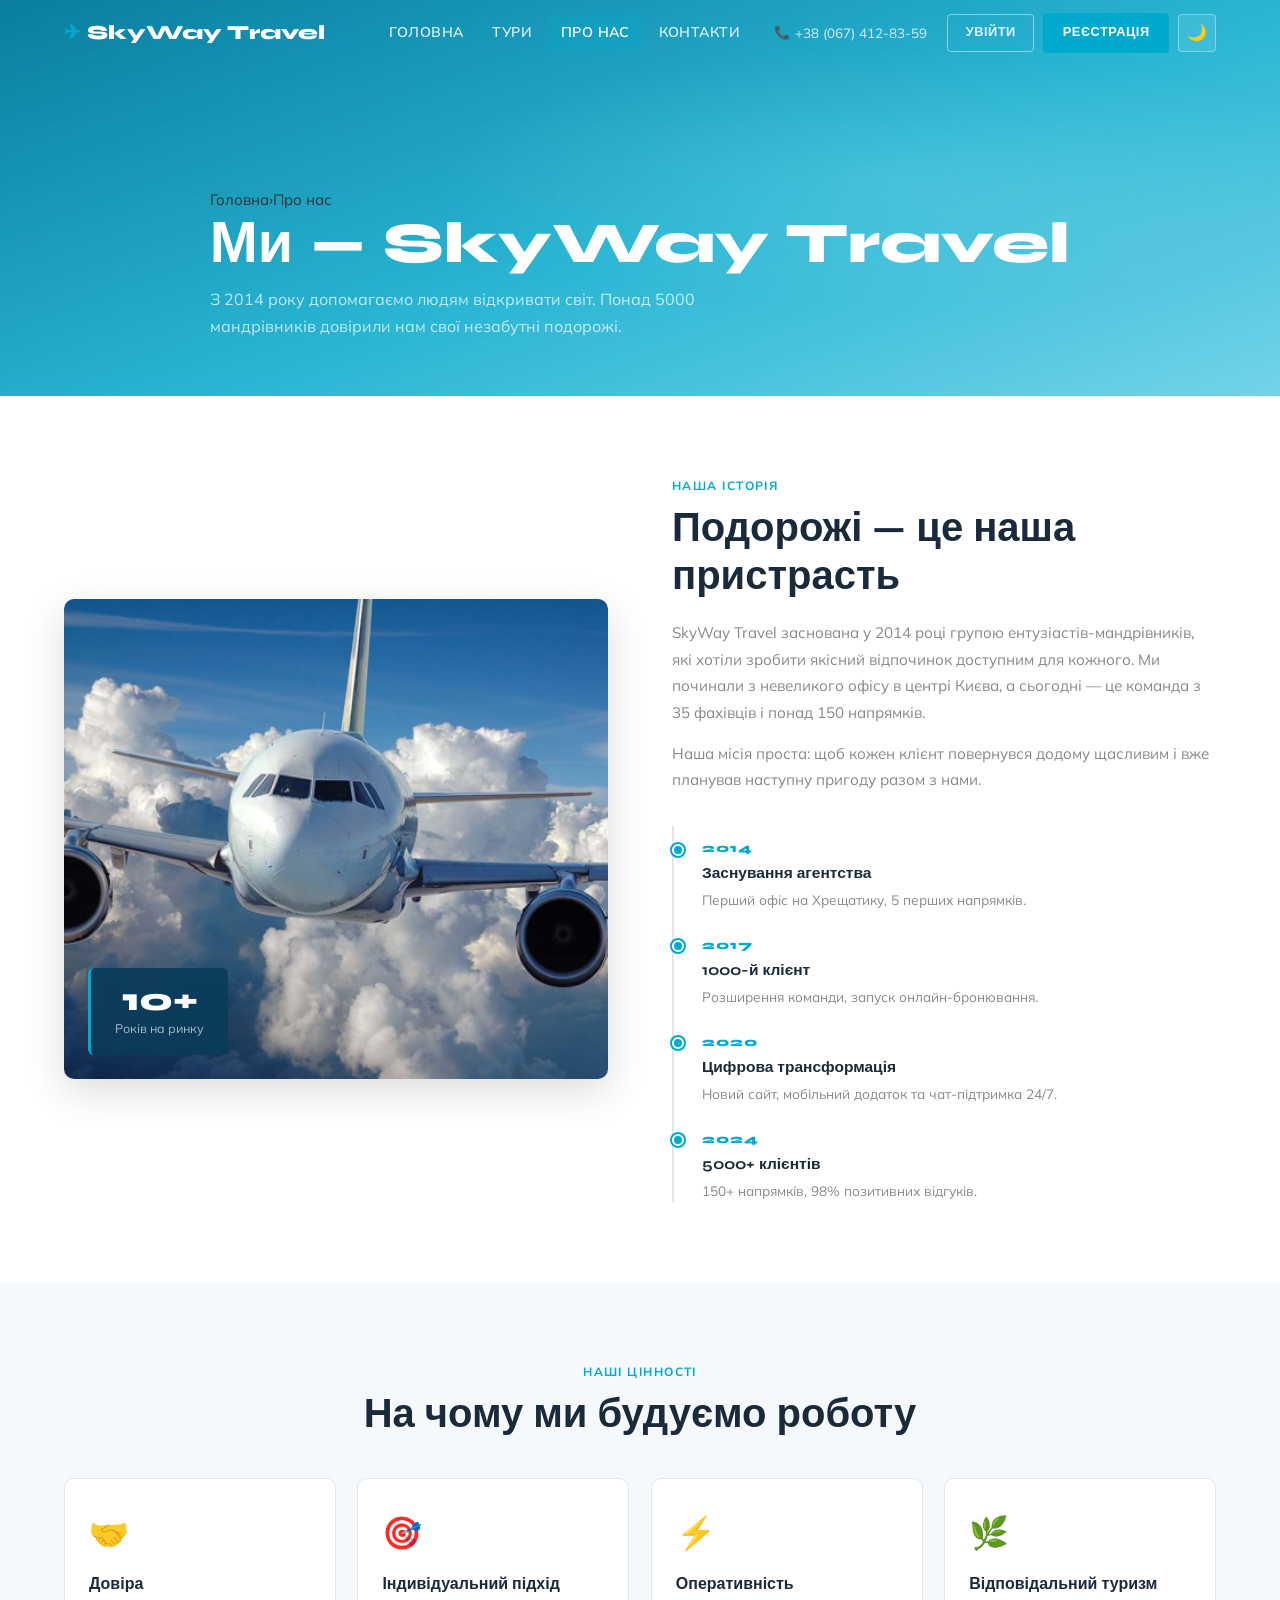
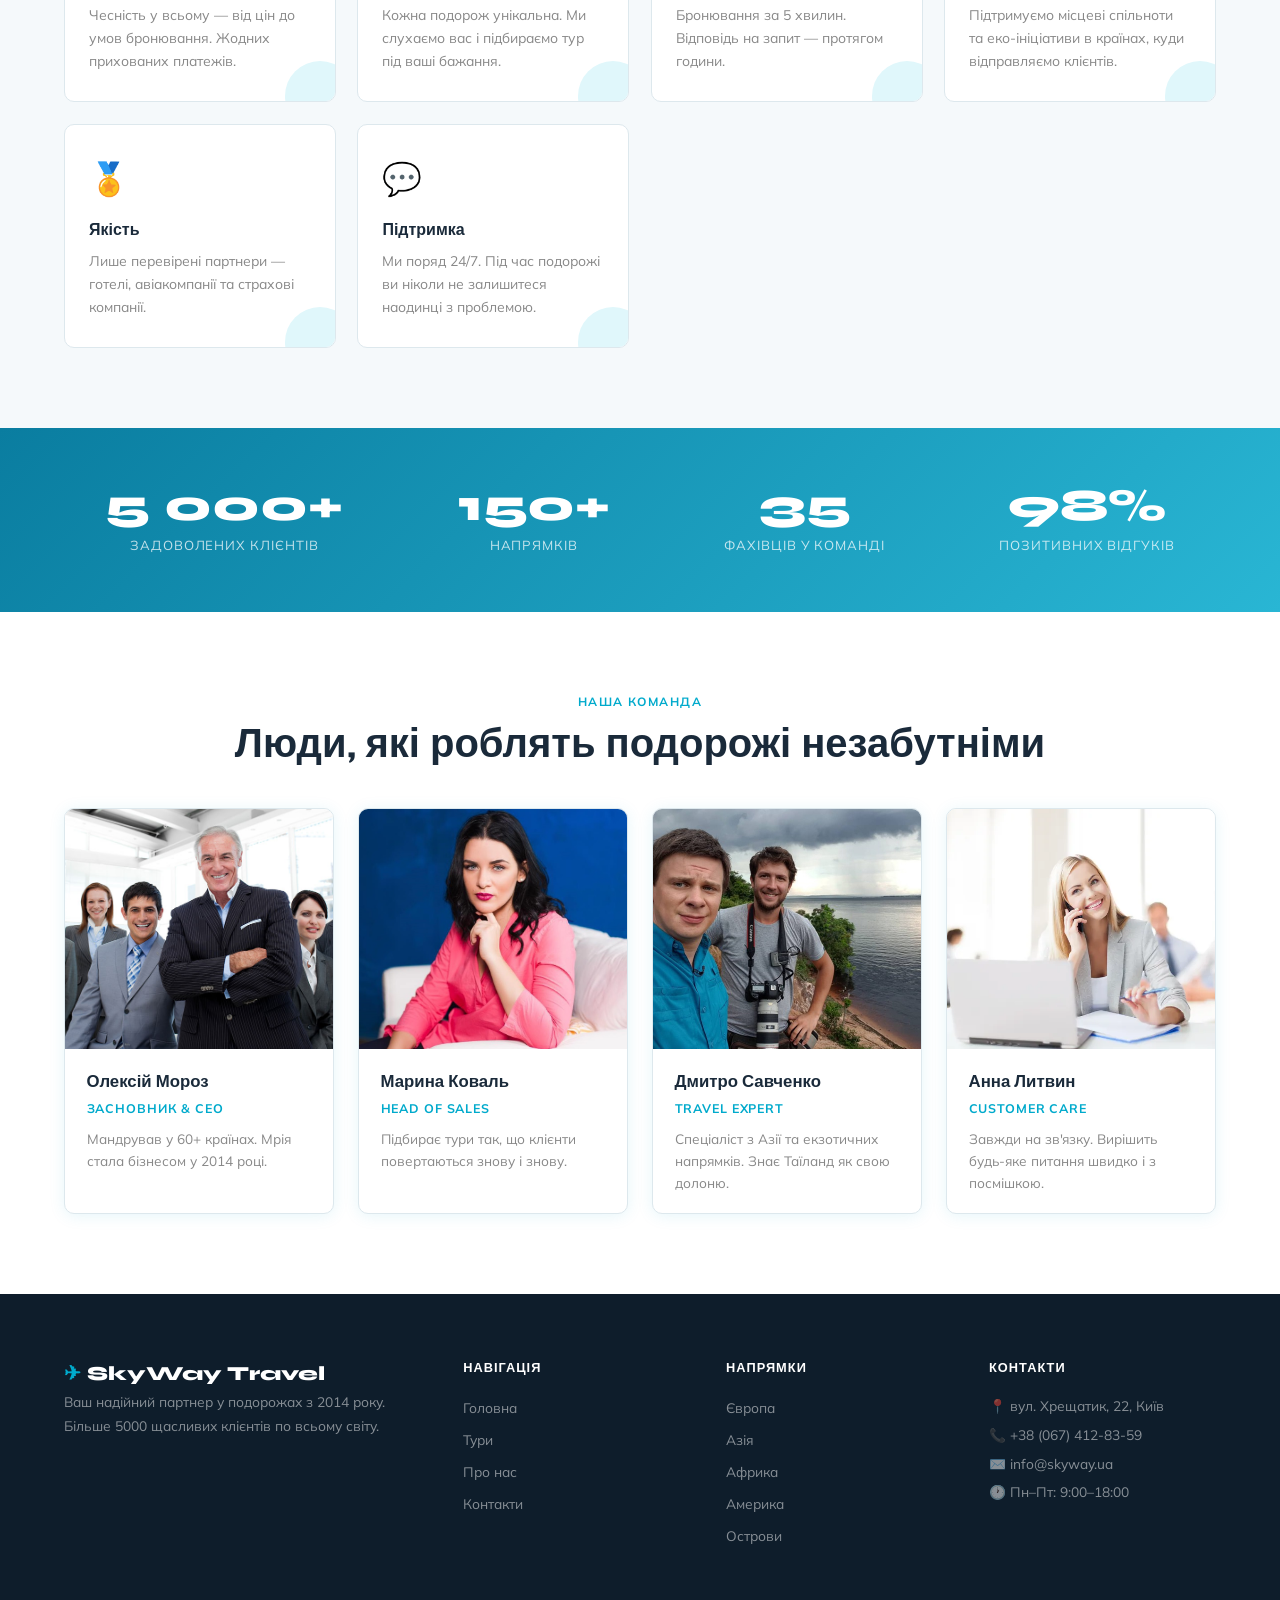
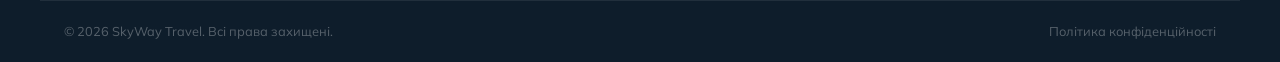
<file: about.html>
<!DOCTYPE html>
<html lang="uk" data-theme="light">
<head>
  <meta charset="UTF-8">
  <meta name="viewport" content="width=device-width, initial-scale=1.0">
  <title>Про нас — SkyWay Travel</title>
  <link rel="preconnect" href="https://fonts.googleapis.com">
  <link href="https://fonts.googleapis.com/css2?family=Syne:wght@400;600;700;800&family=Mulish:wght@300;400;500;600&display=swap" rel="stylesheet">
  <link rel="stylesheet" href="css/style.css">
</head>
<body>

<header class="header" id="header">
  <div class="container">
    <a href="index.html" class="logo"><span class="logo-icon">✈</span> SkyWay Travel</a>
    <nav class="nav" id="nav">
      <a href="index.html">Головна</a>
      <a href="tours.html">Тури</a>
      <a href="about.html" class="active">Про нас</a>
      <a href="contacts.html">Контакти</a>
      <div class="mobile-extras">
        <button class="btn btn-sm login-btn" onclick="openModal('loginModal')">Увійти</button>
        <button class="btn btn-sm btn-primary" onclick="openModal('registerModal')">Реєстрація</button>
      </div>
    </nav>
    <div class="header-phone">+38 (067) 412-83-59</div>
    <div class="header-actions">
      <button class="btn btn-sm login-btn" id="loginBtn">Увійти</button>
      <button class="btn btn-sm btn-primary" id="registerBtn">Реєстрація</button>
      <button class="theme-toggle" id="themeToggle" aria-label="Змінити тему">🌙</button>
    </div>
    <button class="burger" id="burger" aria-label="Меню"><span></span><span></span><span></span></button>
  </div>
</header>


<section class="page-hero">
  <div class="page-hero-dots"></div>
  <div class="page-hero-content container">
    <div class="page-breadcrumb"><a href="index.html">Головна</a><span>›</span><span>Про нас</span></div>
    <h1>Ми — SkyWay Travel</h1>
    <p>З 2014 року допомагаємо людям відкривати світ. Понад 5000 мандрівників довірили нам свої незабутні подорожі.</p>
  </div>
</section>


<section class="sec">
  <div class="container">
    <div class="story-grid">
      <div class="story-img reveal">
        <img src="images/about-story.jpg" alt="Команда SkyWay Travel">
        <div class="story-badge">
          <div class="story-badge-num">10+</div>
          <div class="story-badge-label">Років на ринку</div>
        </div>
      </div>
      <div class="reveal">
        <p class="sec-tag">Наша історія</p>
        <h2 class="sec-title">Подорожі — це наша пристрасть</h2>
        <div class="story-text">
          <p>SkyWay Travel заснована у 2014 році групою ентузіастів-мандрівників, які хотіли зробити якісний відпочинок доступним для кожного. Ми починали з невеликого офісу в центрі Києва, а сьогодні — це команда з 35 фахівців і понад 150 напрямків.</p>
          <p>Наша місія проста: щоб кожен клієнт повернувся додому щасливим і вже планував наступну пригоду разом з нами.</p>
        </div>
        <div class="timeline">
          <div class="timeline-item">
            <div class="timeline-year">2014</div>
            <div class="timeline-title">Заснування агентства</div>
            <div class="timeline-desc">Перший офіс на Хрещатику, 5 перших напрямків.</div>
          </div>
          <div class="timeline-item">
            <div class="timeline-year">2017</div>
            <div class="timeline-title">1000-й клієнт</div>
            <div class="timeline-desc">Розширення команди, запуск онлайн-бронювання.</div>
          </div>
          <div class="timeline-item">
            <div class="timeline-year">2020</div>
            <div class="timeline-title">Цифрова трансформація</div>
            <div class="timeline-desc">Новий сайт, мобільний додаток та чат-підтримка 24/7.</div>
          </div>
          <div class="timeline-item">
            <div class="timeline-year">2024</div>
            <div class="timeline-title">5000+ клієнтів</div>
            <div class="timeline-desc">150+ напрямків, 98% позитивних відгуків.</div>
          </div>
        </div>
      </div>
    </div>
  </div>
</section>


<section class="sec" style="background:var(--bg)">
  <div class="container">
    <div style="text-align:center;margin-bottom:2.5rem" class="reveal">
      <p class="sec-tag">Наші цінності</p>
      <h2 class="sec-title">На чому ми будуємо роботу</h2>
    </div>
    <div class="values-grid">
      <div class="value-card reveal"><div class="value-icon">🤝</div><h3>Довіра</h3><p>Чесність у всьому — від цін до умов бронювання. Жодних прихованих платежів.</p></div>
      <div class="value-card reveal"><div class="value-icon">🎯</div><h3>Індивідуальний підхід</h3><p>Кожна подорож унікальна. Ми слухаємо вас і підбираємо тур під ваші бажання.</p></div>
      <div class="value-card reveal"><div class="value-icon">⚡</div><h3>Оперативність</h3><p>Бронювання за 5 хвилин. Відповідь на запит — протягом години.</p></div>
      <div class="value-card reveal"><div class="value-icon">🌿</div><h3>Відповідальний туризм</h3><p>Підтримуємо місцеві спільноти та еко-ініціативи в країнах, куди відправляємо клієнтів.</p></div>
      <div class="value-card reveal"><div class="value-icon">🏅</div><h3>Якість</h3><p>Лише перевірені партнери — готелі, авіакомпанії та страхові компанії.</p></div>
      <div class="value-card reveal"><div class="value-icon">💬</div><h3>Підтримка</h3><p>Ми поряд 24/7. Під час подорожі ви ніколи не залишитеся наодинці з проблемою.</p></div>
    </div>
  </div>
</section>


<section class="stats-band">
  <div class="container stats-inner">
    <div class="stat-item reveal"><div class="stat-num">5 000+</div><div class="stat-label">Задоволених клієнтів</div></div>
    <div class="stat-item reveal"><div class="stat-num">150+</div><div class="stat-label">Напрямків</div></div>
    <div class="stat-item reveal"><div class="stat-num">35</div><div class="stat-label">Фахівців у команді</div></div>
    <div class="stat-item reveal"><div class="stat-num">98%</div><div class="stat-label">Позитивних відгуків</div></div>
  </div>
</section>


<section class="sec">
  <div class="container">
    <div style="text-align:center;margin-bottom:2.5rem" class="reveal">
      <p class="sec-tag">Наша команда</p>
      <h2 class="sec-title">Люди, які роблять подорожі незабутніми</h2>
    </div>
    <div class="team-grid">
      <div class="team-card reveal">
        <div class="team-photo"><img src="images/team-ceo.jpg" alt="Олексій Мороз"></div>
        <div class="team-info"><div class="team-name">Олексій Мороз</div><div class="team-role">Засновник & CEO</div><div class="team-bio">Мандрував у 60+ країнах. Мрія стала бізнесом у 2014 році.</div></div>
      </div>
      <div class="team-card reveal">
        <div class="team-photo"><img src="images/team-sales.jpg" alt="Марина Коваль"></div>
        <div class="team-info"><div class="team-name">Марина Коваль</div><div class="team-role">Head of Sales</div><div class="team-bio">Підбирає тури так, що клієнти повертаються знову і знову.</div></div>
      </div>
      <div class="team-card reveal">
        <div class="team-photo"><img src="images/team-expert.jpg" alt="Дмитро Савченко"></div>
        <div class="team-info"><div class="team-name">Дмитро Савченко</div><div class="team-role">Travel Expert</div><div class="team-bio">Спеціаліст з Азії та екзотичних напрямків. Знає Таїланд як свою долоню.</div></div>
      </div>
      <div class="team-card reveal">
        <div class="team-photo"><img src="images/team-care.jpg" alt="Анна Литвин"></div>
        <div class="team-info"><div class="team-name">Анна Литвин</div><div class="team-role">Customer Care</div><div class="team-bio">Завжди на зв'язку. Вирішить будь-яке питання швидко і з посмішкою.</div></div>
      </div>
    </div>
  </div>
</section>


<footer class="footer">
  <div class="container footer-inner">
    <div class="footer-col">
      <a href="index.html" class="logo"><span class="logo-icon">✈</span> SkyWay Travel</a>
      <p class="footer-about">Ваш надійний партнер у подорожах з 2014 року. Більше 5000 щасливих клієнтів по всьому світу.</p>
    </div>
    <div class="footer-col"><h4>Навігація</h4><ul><li><a href="index.html">Головна</a></li><li><a href="tours.html">Тури</a></li><li><a href="about.html">Про нас</a></li><li><a href="contacts.html">Контакти</a></li></ul></div>
    <div class="footer-col"><h4>Напрямки</h4><ul><li><a href="#">Європа</a></li><li><a href="#">Азія</a></li><li><a href="#">Африка</a></li><li><a href="#">Америка</a></li><li><a href="#">Острови</a></li></ul></div>
    <div class="footer-col"><h4>Контакти</h4><ul class="footer-contacts"><li>📍 вул. Хрещатик, 22, Київ</li><li>📞 +38 (067) 412-83-59</li><li>✉️ info@skyway.ua</li><li>🕐 Пн–Пт: 9:00–18:00</li></ul></div>
  </div>
  <div class="footer-bottom"><div class="container"><p>© 2026 SkyWay Travel. Всі права захищені.</p><a href="#">Політика конфіденційності</a></div></div>
</footer>

<button class="btn-up" id="btnUp" aria-label="Вгору">↑</button>
<div class="toast" id="toast"></div>

<script src="js/script.js"></script>
</body>
</html>
</file>
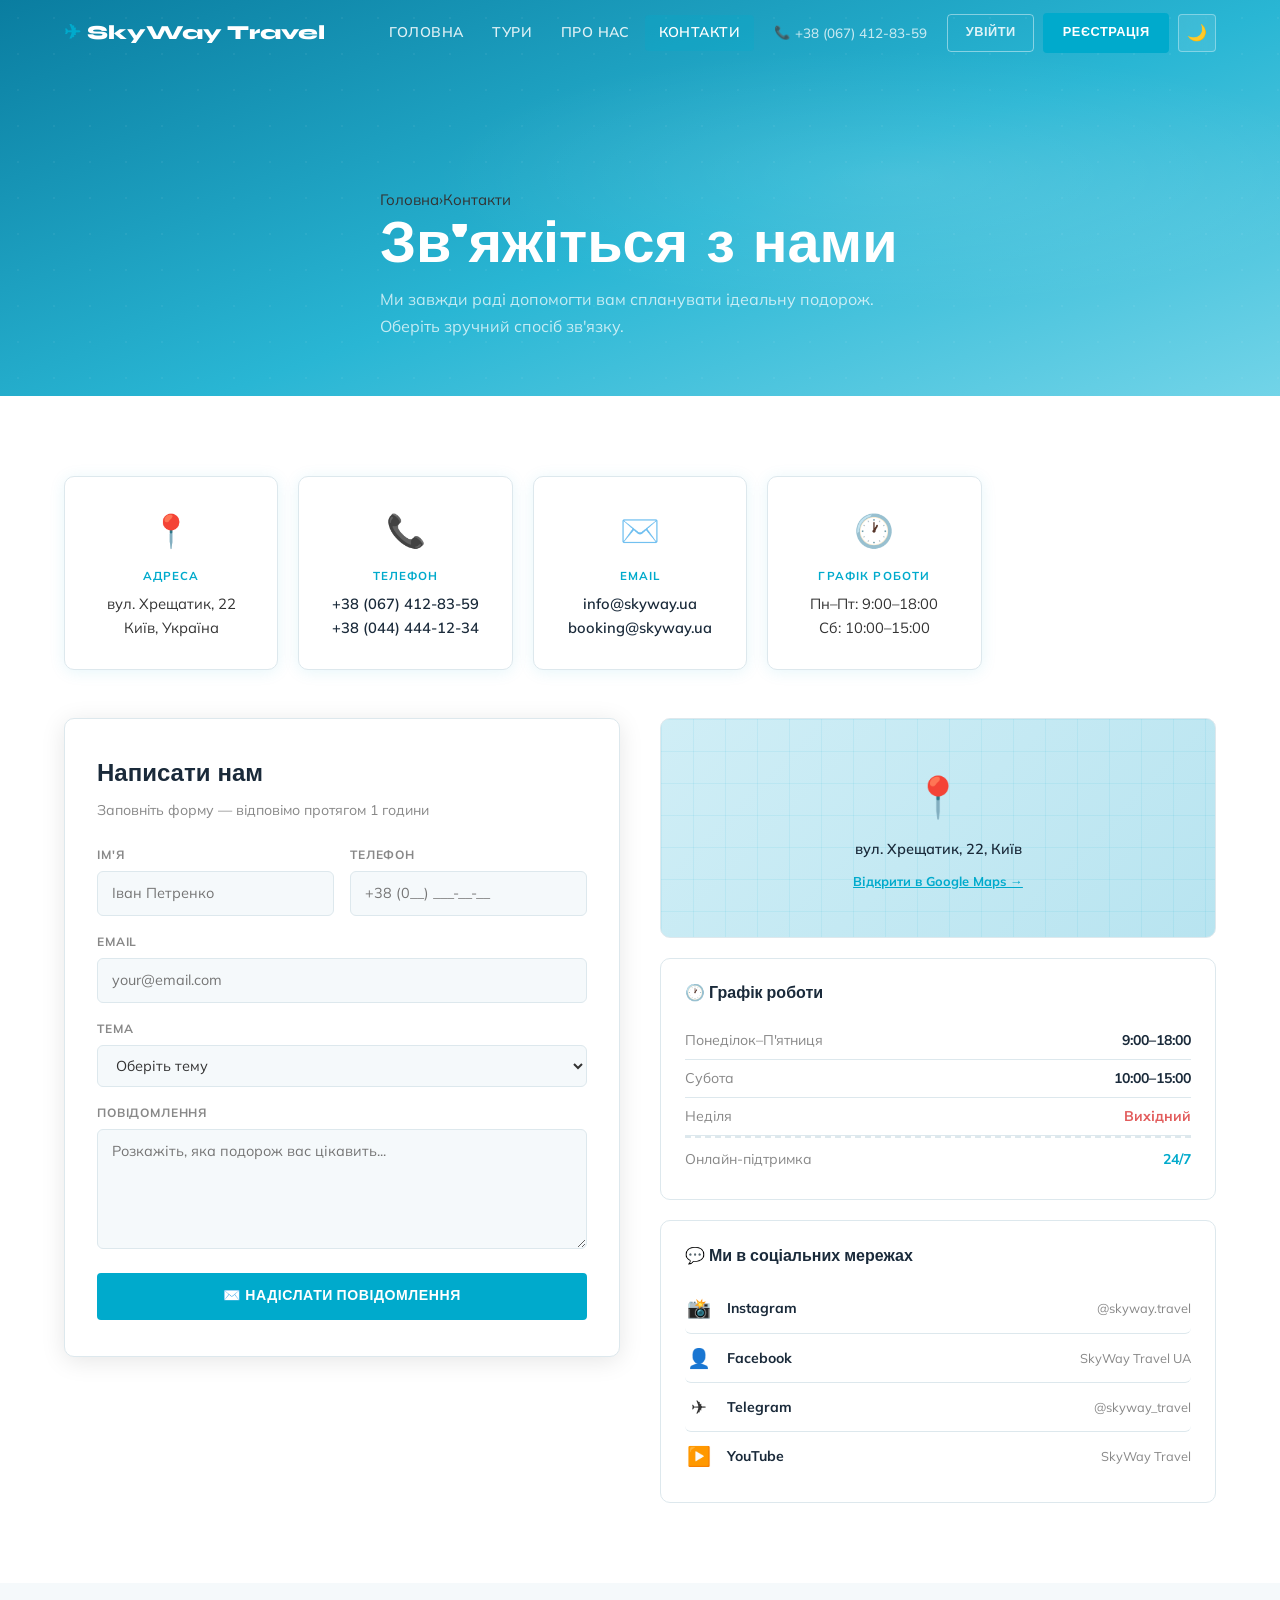
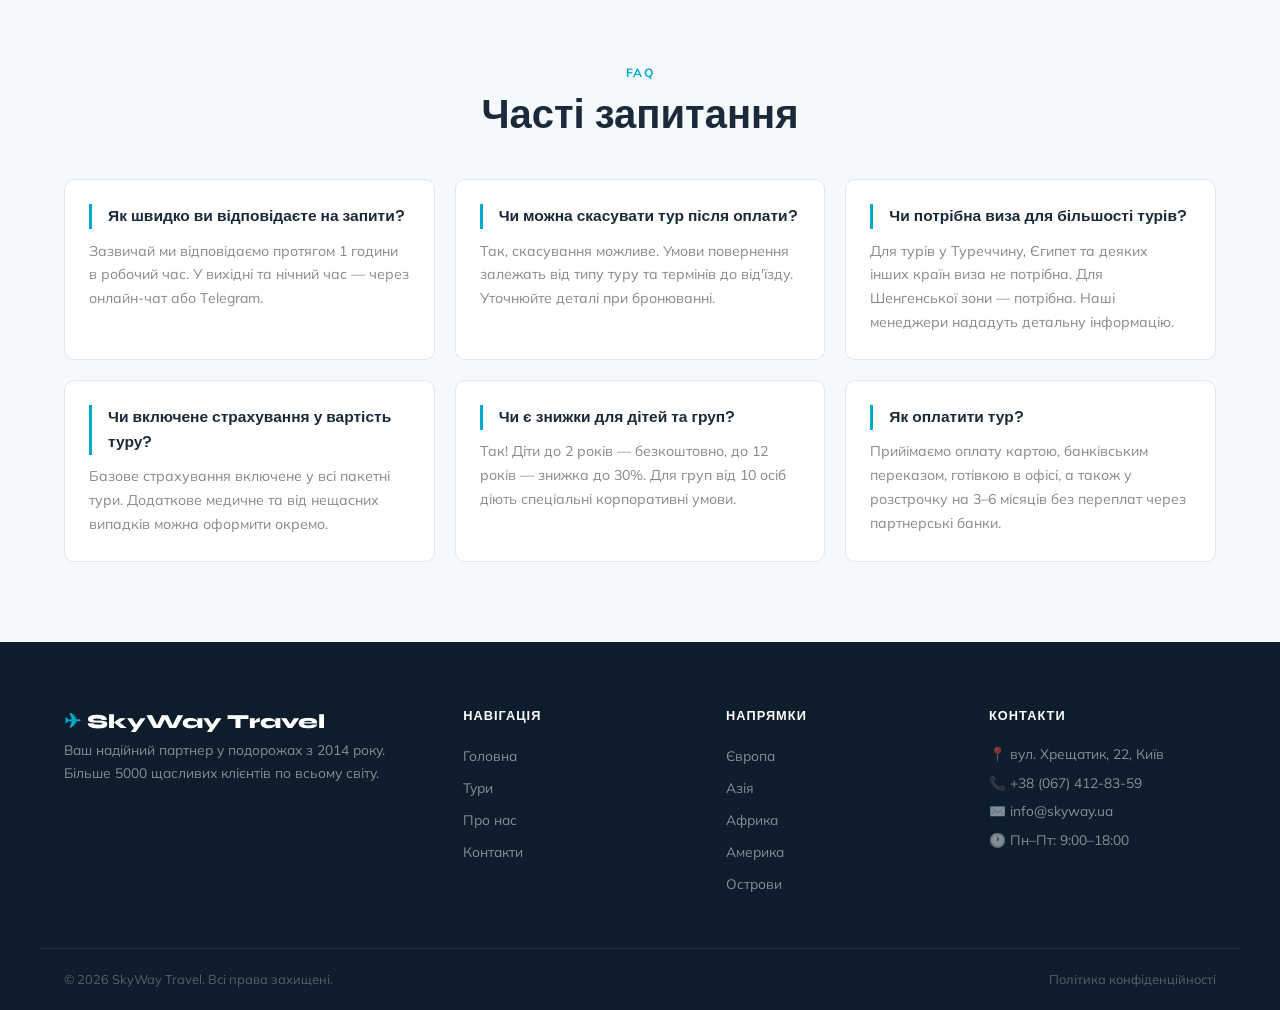
<file: contacts.html>
<!DOCTYPE html>
<html lang="uk" data-theme="light">
<head>
  <meta charset="UTF-8">
  <meta name="viewport" content="width=device-width, initial-scale=1.0">
  <title>Контакти — SkyWay Travel</title>
  <link rel="preconnect" href="https://fonts.googleapis.com">
  <link href="https://fonts.googleapis.com/css2?family=Syne:wght@400;600;700;800&family=Mulish:wght@300;400;500;600&display=swap" rel="stylesheet">
  <link rel="stylesheet" href="css/style.css">
</head>
<body>

<header class="header" id="header">
  <div class="container">
    <a href="index.html" class="logo"><span class="logo-icon">✈</span> SkyWay Travel</a>
    <nav class="nav" id="nav">
      <a href="index.html">Головна</a>
      <a href="tours.html">Тури</a>
      <a href="about.html">Про нас</a>
      <a href="contacts.html" class="active">Контакти</a>
      <div class="mobile-extras">
        <button class="btn btn-sm login-btn" onclick="openModal('loginModal')">Увійти</button>
        <button class="btn btn-sm btn-primary" onclick="openModal('registerModal')">Реєстрація</button>
      </div>
    </nav>
    <div class="header-phone">+38 (067) 412-83-59</div>
    <div class="header-actions">
      <button class="btn btn-sm login-btn" id="loginBtn">Увійти</button>
      <button class="btn btn-sm btn-primary" id="registerBtn">Реєстрація</button>
      <button class="theme-toggle" id="themeToggle" aria-label="Змінити тему">🌙</button>
    </div>
    <button class="burger" id="burger" aria-label="Меню"><span></span><span></span><span></span></button>
  </div>
</header>


<section class="page-hero">
  <div class="page-hero-dots"></div>
  <div class="page-hero-content container">
    <div class="page-breadcrumb"><a href="index.html">Головна</a><span>›</span><span>Контакти</span></div>
    <h1>Зв'яжіться з нами</h1>
    <p>Ми завжди раді допомогти вам спланувати ідеальну подорож. Оберіть зручний спосіб зв'язку.</p>
  </div>
</section>


<section class="sec">
  <div class="container">
    
    <div class="contact-cards">
      <div class="contact-card reveal">
        <div class="cc-icon">📍</div>
        <div class="cc-label">Адреса</div>
        <div class="cc-value">вул. Хрещатик, 22<br>Київ, Україна</div>
      </div>
      <div class="contact-card reveal">
        <div class="cc-icon">📞</div>
        <div class="cc-label">Телефон</div>
        <div class="cc-value"><a href="tel:+380674128359">+38 (067) 412-83-59</a><br><a href="tel:+380444441234">+38 (044) 444-12-34</a></div>
      </div>
      <div class="contact-card reveal">
        <div class="cc-icon">✉️</div>
        <div class="cc-label">Email</div>
        <div class="cc-value"><a href="mailto:info@skyway.ua">info@skyway.ua</a><br><a href="mailto:booking@skyway.ua">booking@skyway.ua</a></div>
      </div>
      <div class="contact-card reveal">
        <div class="cc-icon">🕐</div>
        <div class="cc-label">Графік роботи</div>
        <div class="cc-value">Пн–Пт: 9:00–18:00<br>Сб: 10:00–15:00</div>
      </div>
    </div>

    
    <div class="contacts-main">
      <!-- FORM -->
      <div class="form-wrap reveal">
        <h2 class="form-title">Написати нам</h2>
        <p class="form-sub">Заповніть форму — відповімо протягом 1 години</p>
        <div class="form-row">
          <div class="form-group"><label>Ім'я</label><input type="text" placeholder="Іван Петренко" id="fname"></div>
          <div class="form-group"><label>Телефон</label><input type="tel" placeholder="+38 (0__) ___-__-__" id="fphone"></div>
        </div>
        <div class="form-group"><label>Email</label><input type="email" placeholder="your@email.com" id="femail"></div>
        <div class="form-group">
          <label>Тема</label>
          <select id="ftopic">
            <option value="">Оберіть тему</option>
            <option>Консультація щодо туру</option>
            <option>Бронювання</option>
            <option>Скасування або зміна</option>
            <option>Відгук</option>
            <option>Інше</option>
          </select>
        </div>
        <div class="form-group"><label>Повідомлення</label><textarea placeholder="Розкажіть, яка подорож вас цікавить..." id="fmessage"></textarea></div>
        <button class="btn btn-primary form-submit" id="fsubmit">✉️ Надіслати повідомлення</button>
      </div>

      
      <div class="reveal">
        <div class="map-placeholder">
          <div class="map-pin">📍</div>
          <div class="map-addr">вул. Хрещатик, 22, Київ</div>
          <a href="https://maps.google.com/?q=Khreshchatyk+22+Kyiv" target="_blank" rel="noopener" class="map-link">Відкрити в Google Maps →</a>
        </div>

        <div class="hours-card">
          <h4>🕐 Графік роботи</h4>
          <div class="hours-row"><span class="hours-day">Понеділок–П'ятниця</span><span class="hours-time">9:00–18:00</span></div>
          <div class="hours-row"><span class="hours-day">Субота</span><span class="hours-time">10:00–15:00</span></div>
          <div class="hours-row"><span class="hours-day">Неділя</span><span class="hours-closed">Вихідний</span></div>
          <div class="hours-row" style="padding-top:.65rem;border-top:2px dashed var(--border)"><span class="hours-day">Онлайн-підтримка</span><span class="hours-time" style="color:var(--sky)">24/7</span></div>
        </div>

        <div class="social-card">
          <h4>💬 Ми в соціальних мережах</h4>
          <a href="https://instagram.com" target="_blank" rel="noopener" class="social-row"><span class="social-icon">📸</span><span class="social-name">Instagram</span><span class="social-handle">@skyway.travel</span></a>
          <a href="https://facebook.com" target="_blank" rel="noopener" class="social-row"><span class="social-icon">👤</span><span class="social-name">Facebook</span><span class="social-handle">SkyWay Travel UA</span></a>
          <a href="https://t.me/skyway" target="_blank" rel="noopener" class="social-row"><span class="social-icon">✈</span><span class="social-name">Telegram</span><span class="social-handle">@skyway_travel</span></a>
          <a href="https://youtube.com" target="_blank" rel="noopener" class="social-row"><span class="social-icon">▶️</span><span class="social-name">YouTube</span><span class="social-handle">SkyWay Travel</span></a>
        </div>
      </div>
    </div>
  </div>
</section>


<section class="sec faq-sec">
  <div class="container">
    <div style="text-align:center;margin-bottom:2.5rem" class="reveal">
      <p class="sec-tag">FAQ</p>
      <h2 class="sec-title">Часті запитання</h2>
    </div>
    <div class="faq-grid">
      <div class="faq-item reveal">
        <div class="faq-q">Як швидко ви відповідаєте на запити?</div>
        <div class="faq-a">Зазвичай ми відповідаємо протягом 1 години в робочий час. У вихідні та нічний час — через онлайн-чат або Telegram.</div>
      </div>
      <div class="faq-item reveal">
        <div class="faq-q">Чи можна скасувати тур після оплати?</div>
        <div class="faq-a">Так, скасування можливе. Умови повернення залежать від типу туру та термінів до від'їзду. Уточнюйте деталі при бронюванні.</div>
      </div>
      <div class="faq-item reveal">
        <div class="faq-q">Чи потрібна виза для більшості турів?</div>
        <div class="faq-a">Для турів у Туреччину, Єгипет та деяких інших країн виза не потрібна. Для Шенгенської зони — потрібна. Наші менеджери нададуть детальну інформацію.</div>
      </div>
      <div class="faq-item reveal">
        <div class="faq-q">Чи включене страхування у вартість туру?</div>
        <div class="faq-a">Базове страхування включене у всі пакетні тури. Додаткове медичне та від нещасних випадків можна оформити окремо.</div>
      </div>
      <div class="faq-item reveal">
        <div class="faq-q">Чи є знижки для дітей та груп?</div>
        <div class="faq-a">Так! Діти до 2 років — безкоштовно, до 12 років — знижка до 30%. Для груп від 10 осіб діють спеціальні корпоративні умови.</div>
      </div>
      <div class="faq-item reveal">
        <div class="faq-q">Як оплатити тур?</div>
        <div class="faq-a">Прийімаємо оплату картою, банківським переказом, готівкою в офісі, а також у розстрочку на 3–6 місяців без переплат через партнерські банки.</div>
      </div>
    </div>
  </div>
</section>


<footer class="footer">
  <div class="container footer-inner">
    <div class="footer-col">
      <a href="index.html" class="logo"><span class="logo-icon">✈</span> SkyWay Travel</a>
      <p class="footer-about">Ваш надійний партнер у подорожах з 2014 року. Більше 5000 щасливих клієнтів по всьому світу.</p>
    </div>
    <div class="footer-col"><h4>Навігація</h4><ul><li><a href="index.html">Головна</a></li><li><a href="tours.html">Тури</a></li><li><a href="about.html">Про нас</a></li><li><a href="contacts.html">Контакти</a></li></ul></div>
    <div class="footer-col"><h4>Напрямки</h4><ul><li><a href="#">Європа</a></li><li><a href="#">Азія</a></li><li><a href="#">Африка</a></li><li><a href="#">Америка</a></li><li><a href="#">Острови</a></li></ul></div>
    <div class="footer-col"><h4>Контакти</h4><ul class="footer-contacts"><li>📍 вул. Хрещатик, 22, Київ</li><li>📞 +38 (067) 412-83-59</li><li>✉️ info@skyway.ua</li><li>🕐 Пн–Пт: 9:00–18:00</li></ul></div>
  </div>
  <div class="footer-bottom"><div class="container"><p>© 2026 SkyWay Travel. Всі права захищені.</p><a href="#">Політика конфіденційності</a></div></div>
</footer>

<button class="btn-up" id="btnUp" aria-label="Вгору">↑</button>
<div class="toast" id="toast"></div>
<script src="js/script.js"></script>
</body>
</html>
</file>
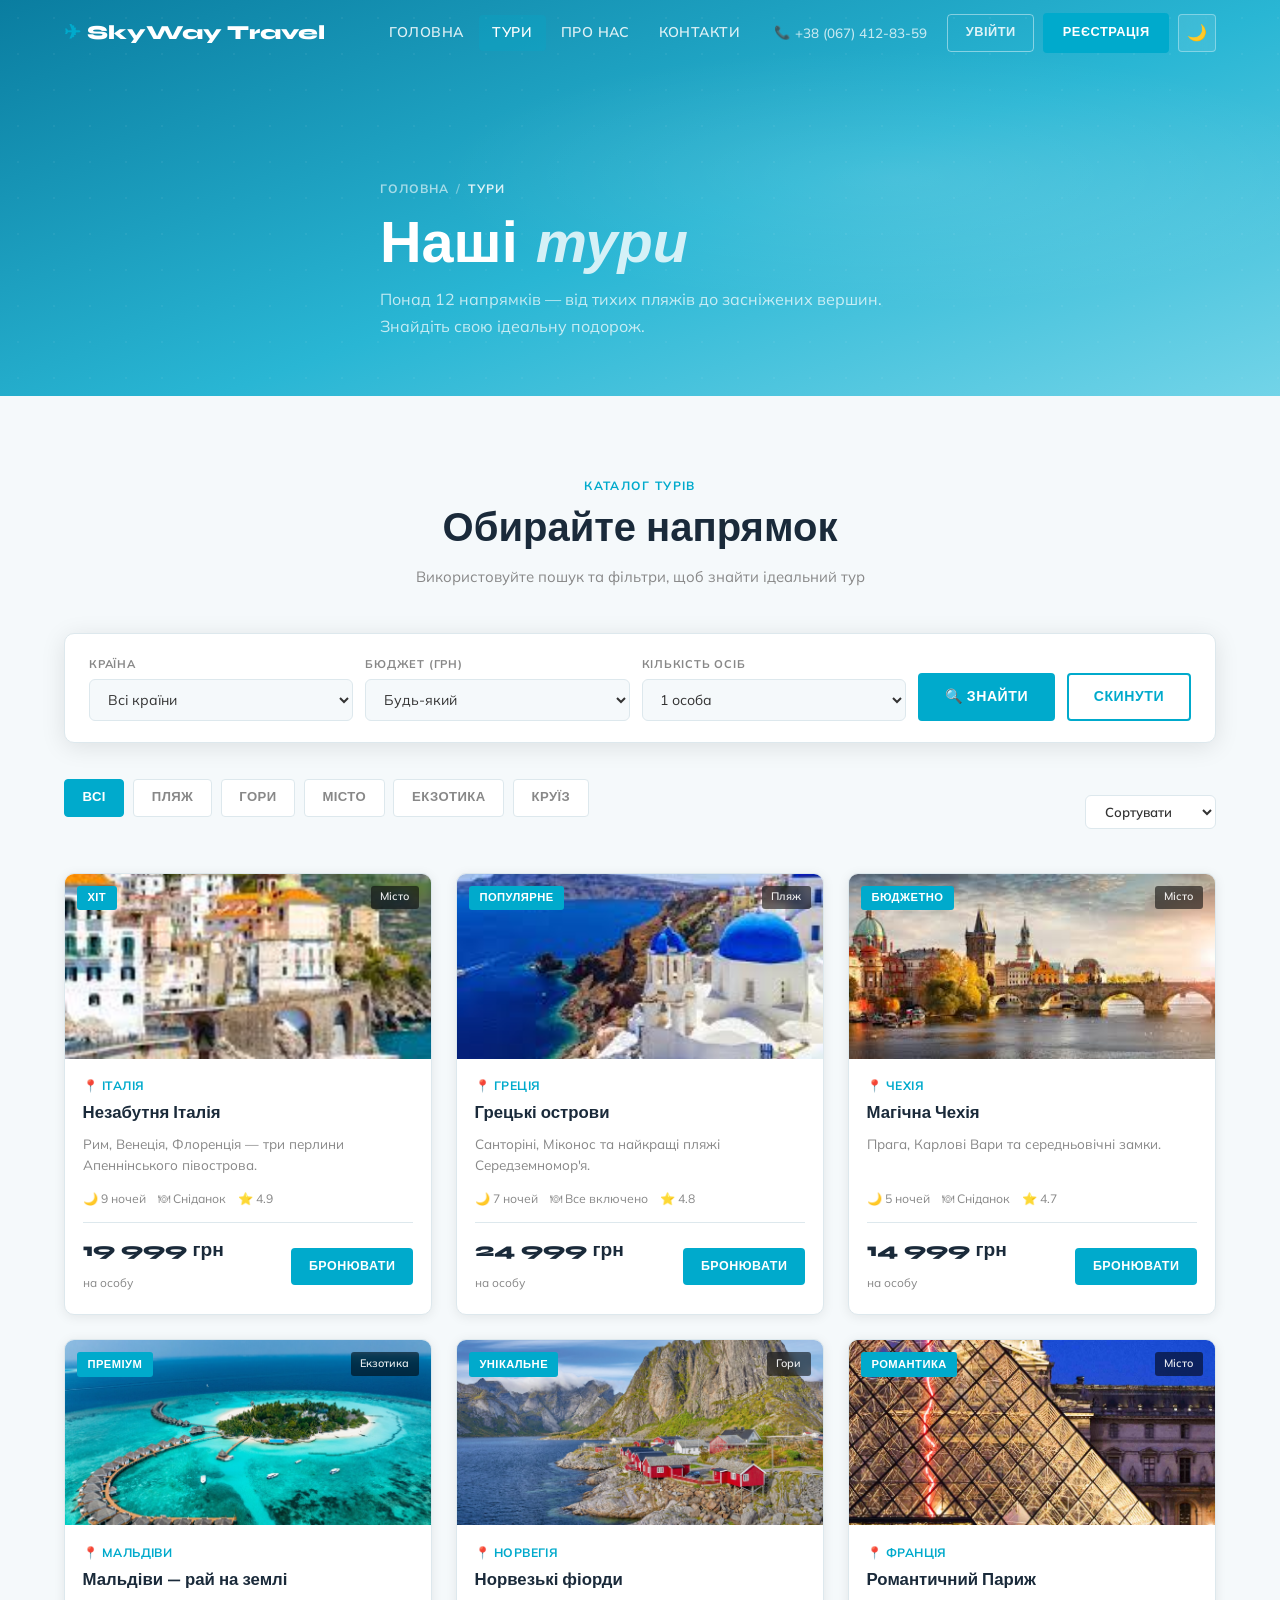
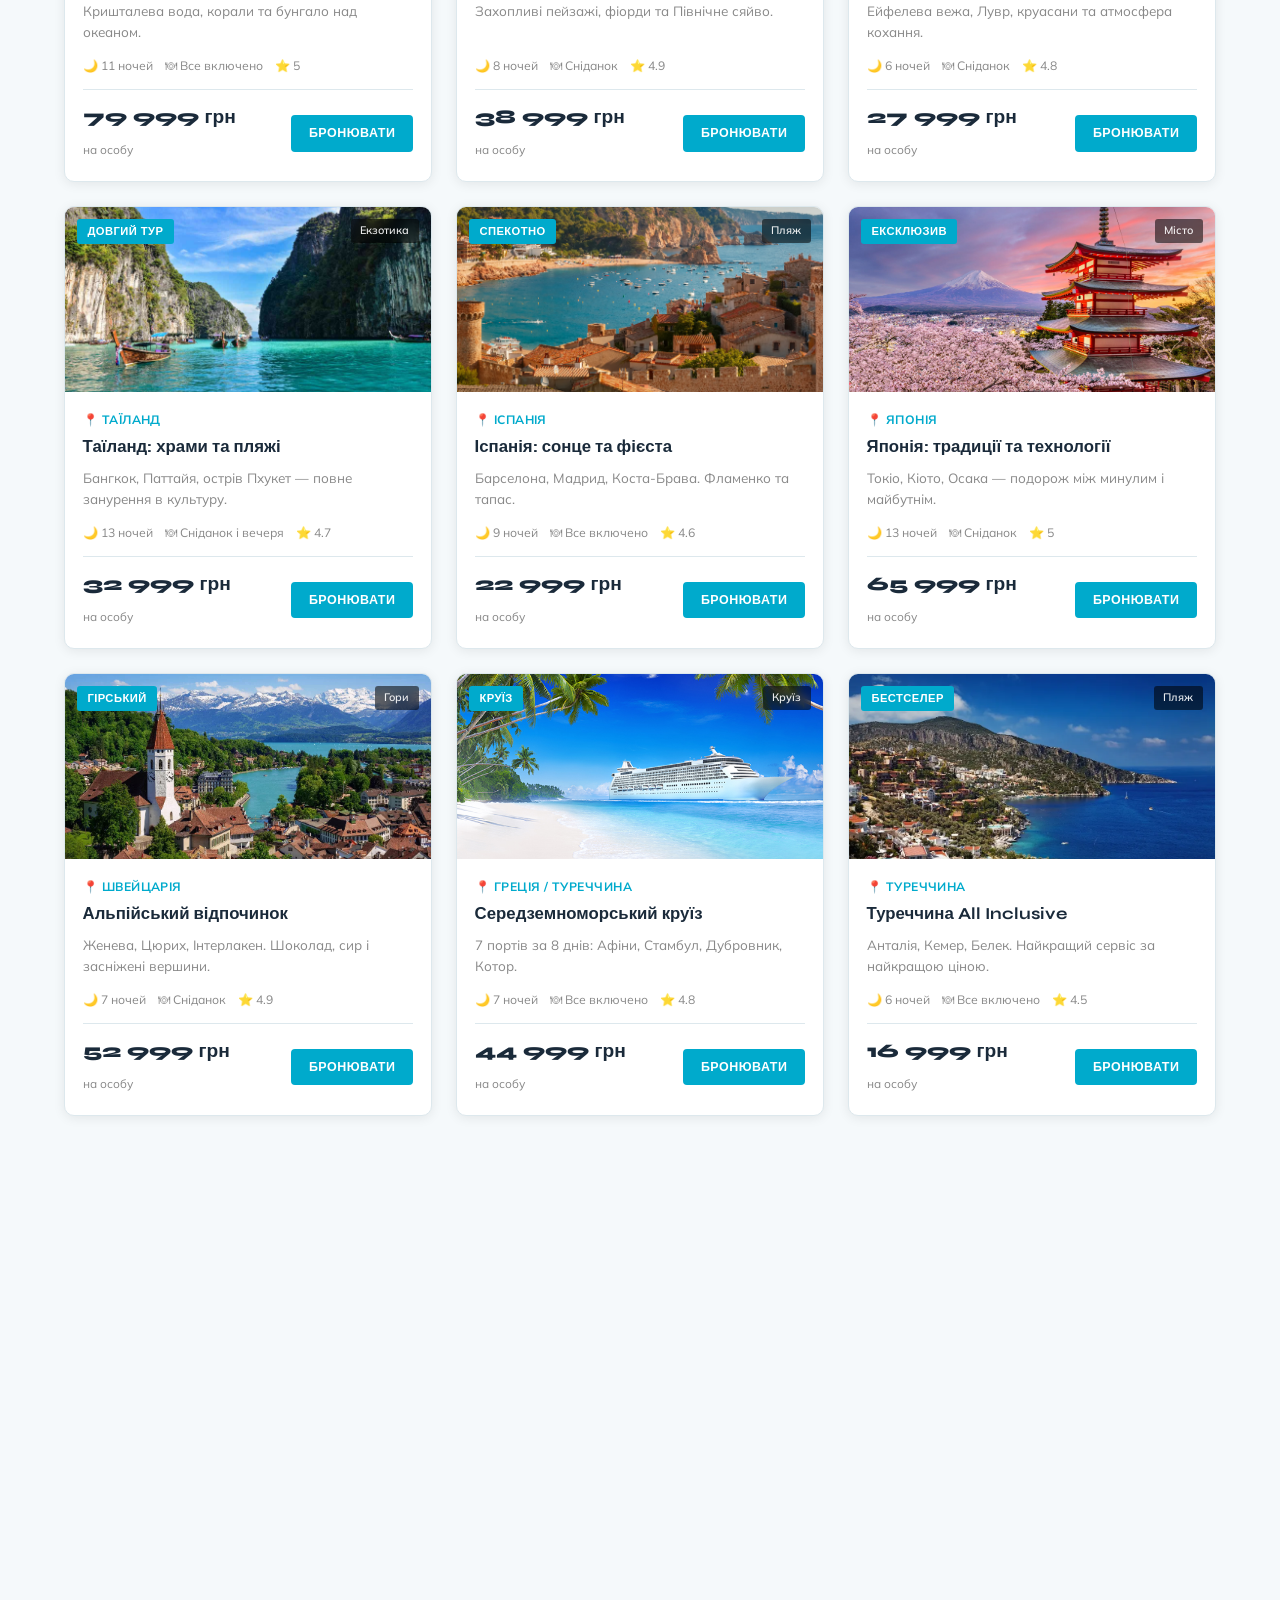
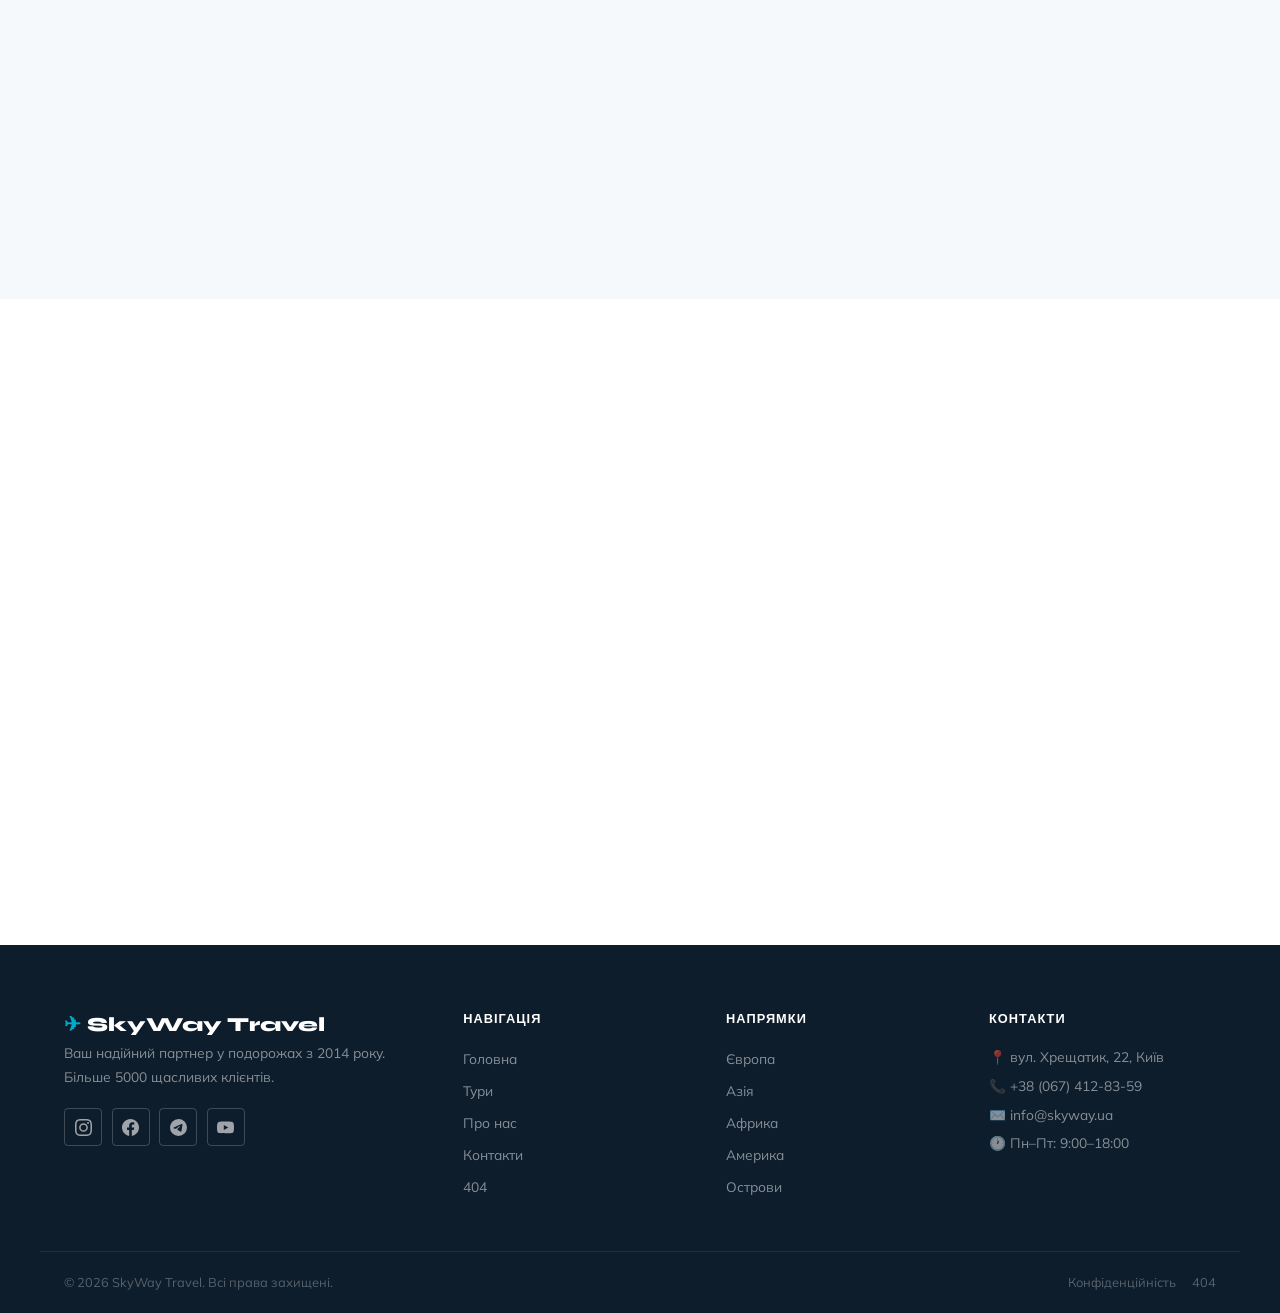
<file: tours.html>
<!DOCTYPE html>
<html lang="uk">
<head>
  <meta charset="UTF-8">
  <meta http-equiv="X-UA-Compatible" content="IE=edge">
  <meta name="viewport" content="width=device-width, initial-scale=1.0">
  <title>SkyWay Travel — Наші тури та послуги</title>
  <meta name="description" content="Каталог турів SkyWay Travel. Пляжний відпочинок, гірські тури, міські екскурсії та екзотичні напрямки по всьому світу.">
  <link rel="icon" type="image/png" href="data:image/svg+xml,<svg xmlns='http://www.w3.org/2000/svg' viewBox='0 0 100 100'><text y='.9em' font-size='90'>✈</text></svg>">
  <link rel="preconnect" href="https://fonts.googleapis.com">
  <link rel="preconnect" href="https://fonts.gstatic.com" crossorigin>
  <link href="https://fonts.googleapis.com/css2?family=Syne:wght@400;600;700;800&family=Mulish:wght@300;400;500;600&display=swap" rel="stylesheet">
  <link rel="stylesheet" href="css/style.css">
</head>
<body>


<header class="header" id="header">
  <div class="container">
    <a href="index.html" class="logo"><span class="logo-icon">✈</span> SkyWay Travel</a>
    <nav class="nav" id="nav">
      <a href="index.html">Головна</a>
      <a href="tours.html" class="active">Тури</a>
      <a href="about.html">Про нас</a>
      <a href="contacts.html">Контакти</a>
      <div class="mobile-extras">
        <button class="btn btn-sm login-btn" onclick="openModal('loginModal')">Увійти</button>
        <button class="btn btn-sm btn-primary" onclick="openModal('registerModal')">Реєстрація</button>
      </div>
    </nav>
    <div class="header-phone">+38 (067) 412-83-59</div>
    <div class="header-actions">
      <button class="btn btn-sm login-btn" id="loginBtn">Увійти</button>
      <button class="btn btn-sm btn-primary" id="registerBtn">Реєстрація</button>
      <button class="theme-toggle" id="themeToggle" aria-label="Змінити тему">🌙</button>
    </div>
    <button class="burger" id="burger" aria-label="Меню"><span></span><span></span><span></span></button>
  </div>
</header>


<section class="page-hero">
  <div class="hero-dots page-hero-dots"></div>
  <div class="container page-hero-content">
    <div class="breadcrumb">
      <a href="index.html">Головна</a>
      <span>/</span>
      <span style="color:rgba(255,255,255,.85)">Тури</span>
    </div>
    <h1>Наші <em>тури</em></h1>
    <p>Понад 12 напрямків — від тихих пляжів до засніжених вершин. Знайдіть свою ідеальну подорож.</p>
  </div>
</section>


<section class="tours-body" id="tours">
  <div class="container">
    <div class="sec-head reveal">
      <p class="sec-tag">Каталог турів</p>
      <h2 class="sec-title">Обирайте напрямок</h2>
      <p class="sec-sub">Використовуйте пошук та фільтри, щоб знайти ідеальний тур</p>
    </div>

    
    <div class="search-inline reveal">
      <div class="si-group">
        <label>Країна</label>
        <select id="sCountry">
          <option value="">Всі країни</option>
          <option>Італія</option><option>Греція</option><option>Чехія</option>
          <option>Мальдіви</option><option>Норвегія</option><option>Франція</option>
          <option>Таїланд</option><option>Іспанія</option><option>Японія</option>
          <option>Швейцарія</option><option>Туреччина</option>
        </select>
      </div>
      <div class="si-group">
        <label>Бюджет (грн)</label>
        <select id="sBudget">
          <option value="">Будь-який</option>
          <option value="20000">до 20 000</option>
          <option value="35000">до 35 000</option>
          <option value="55000">до 55 000</option>
          <option value="999999">понад 55 000</option>
        </select>
      </div>
      <div class="si-group">
        <label>Кількість осіб</label>
        <select id="sPersons">
          <option>1 особа</option><option>2 особи</option>
          <option>3 особи</option><option>4+ особи</option>
        </select>
      </div>
      <button class="btn btn-primary" id="searchBtn" style="align-self:flex-end">🔍 Знайти</button>
      <button class="btn btn-outline" id="resetBtn" style="align-self:flex-end">Скинути</button>
    </div>

    
    <div class="filter-sort-row reveal">
      <div class="filter-bar" id="filterBar">
        <button class="filter-btn active" data-cat="all">Всі</button>
        <button class="filter-btn" data-cat="Пляж"> Пляж</button>
        <button class="filter-btn" data-cat="Гори"> Гори</button>
        <button class="filter-btn" data-cat="Місто"> Місто</button>
        <button class="filter-btn" data-cat="Екзотика"> Екзотика</button>
        <button class="filter-btn" data-cat="Круїз"> Круїз</button>
      </div>
      <select class="sort-sel" id="sortSel">
        <option value="default">Сортувати</option>
        <option value="price-asc">Ціна ↑</option>
        <option value="price-desc">Ціна ↓</option>
        <option value="name-asc">Назва А→Я</option>
        <option value="rating-desc">Рейтинг ↓</option>
        <option value="duration-asc">Тривалість ↑</option>
      </select>
    </div>

    <div class="tours-grid" id="toursGrid"></div>
    <div class="no-results" id="noRes">😔 За вашими фільтрами турів не знайдено</div>
    <div class="tours-cta reveal">
      <p id="tourCount" style="color:var(--text-muted);font-size:.9rem;margin-bottom:1rem"></p>
    </div>
  </div>
</section>


<section class="features-body">
  <div class="container">
    <div class="feat-inner">
      <div class="feat-text reveal">
        <p class="sec-tag">Наші переваги</p>
        <h2 class="sec-title">Чому понад 5000 клієнтів обирають SkyWay</h2>
        <p class="feat-lead">Ми не просто продаємо путівки — ми створюємо досвід. Кожен тур розроблений так, щоб ви поверталися додому зі спогадами на все життя.</p>
        <ul class="feat-list">
          <li>Власна мережа партнерів у 40+ країнах світу</li>
          <li>Персональний менеджер для кожного клієнта</li>
          <li>Повне страхування та підтримка 24/7 під час подорожі</li>
          <li>Гнучка система оплати та розстрочки</li>
          <li>Бонусна програма для постійних клієнтів</li>
        </ul>
        <button class="btn btn-primary" onclick="openModal('registerModal')">Стати клієнтом</button>
      </div>
      <div class="feat-img-wrap reveal">
        <img src="images/about-bus.jpg" alt="Туристичний автобус SkyWay Travel — комфортні поїздки по Європі" loading="lazy" onerror="this.src='images/placeholder.jpg'">
        <div class="feat-img-badge">
          <strong>10+ років</strong>
          <span>на ринку туризму</span>
        </div>
      </div>
    </div>
  </div>
</section>


<section class="sec" style="padding-top:0">
  <div class="container">
    <div class="feat-cards-grid">
      <div class="feat-card reveal"><div class="feat-icon">📸</div><h3>Фотографія</h3><p>Фотографічні тури та майстер-класи з пейзажної зйомки у найкрасивіших куточках світу.</p></div>
      <div class="feat-card reveal"><div class="feat-icon">🚴</div><h3>Велосипедні тури</h3><p>Маршрути для активних мандрівників: від рівнинної Голландії до гірського Відня.</p></div>
      <div class="feat-card reveal"><div class="feat-icon">🥾</div><h3>Пішохідні маршрути</h3><p>Треккінг у Альпах, Карпатах, Гімалаях. Маршрути для будь-якого рівня підготовки.</p></div>
      <div class="feat-card reveal"><div class="feat-icon">⛷️</div><h3>Гірські лижі</h3><p>Зимові тури на найкращі гірськолижні курорти Австрії, Швейцарії та Франції.</p></div>
    </div>
  </div>
</section>


<section class="services-body">
  <div class="container">
    <div class="sec-head reveal">
      <p class="sec-tag">Додаткові послуги</p>
      <h2 class="sec-title">Ще більше можливостей для відпочинку</h2>
      <p class="sec-sub">Розширте свою подорож додатковими активностями та послугами від SkyWay Travel</p>
    </div>
    <div class="svc-grid" id="servicesGrid"></div>
  </div>
</section>


<footer class="footer">
  <div class="container footer-inner">
    <div class="footer-col">
      <a href="index.html" class="logo"><span class="logo-icon">✈</span> SkyWay Travel</a>
      <p class="footer-about">Ваш надійний партнер у подорожах з 2014 року. Більше 5000 щасливих клієнтів.</p>
      <div class="social-links">
        <a href="https://instagram.com" target="_blank" rel="noopener noreferrer" class="social-link" aria-label="Instagram"><svg viewBox="0 0 24 24"><path d="M12 2.163c3.204 0 3.584.012 4.85.07 3.252.148 4.771 1.691 4.919 4.919.058 1.265.069 1.645.069 4.849 0 3.205-.012 3.584-.069 4.849-.149 3.225-1.664 4.771-4.919 4.919-1.266.058-1.644.07-4.85.07-3.204 0-3.584-.012-4.849-.07-3.26-.149-4.771-1.699-4.919-4.92-.058-1.265-.07-1.644-.07-4.849 0-3.204.013-3.583.07-4.849.149-3.227 1.664-4.771 4.919-4.919 1.266-.057 1.645-.069 4.849-.069zM12 0C8.741 0 8.333.014 7.053.072 2.695.272.273 2.69.073 7.052.014 8.333 0 8.741 0 12c0 3.259.014 3.668.072 4.948.2 4.358 2.618 6.78 6.98 6.98C8.333 23.986 8.741 24 12 24c3.259 0 3.668-.014 4.948-.072 4.354-.2 6.782-2.618 6.979-6.98.059-1.28.073-1.689.073-4.948 0-3.259-.014-3.667-.072-4.947-.196-4.354-2.617-6.78-6.979-6.98C15.668.014 15.259 0 12 0zm0 5.838a6.162 6.162 0 100 12.324 6.162 6.162 0 000-12.324zM12 16a4 4 0 110-8 4 4 0 010 8zm6.406-11.845a1.44 1.44 0 100 2.881 1.44 1.44 0 000-2.881z"/></svg></a>
        <a href="https://facebook.com" target="_blank" rel="noopener noreferrer" class="social-link" aria-label="Facebook"><svg viewBox="0 0 24 24"><path d="M24 12.073C24 5.405 18.627 0 12 0S0 5.405 0 12.073C0 18.1 4.388 23.094 10.125 24v-8.437H7.078v-3.49h3.047V9.41c0-3.025 1.792-4.697 4.533-4.697 1.312 0 2.686.235 2.686.235v2.97h-1.514c-1.491 0-1.956.93-1.956 1.886v2.269h3.328l-.532 3.49h-2.796V24C19.612 23.094 24 18.1 24 12.073z"/></svg></a>
        <a href="https://t.me" target="_blank" rel="noopener noreferrer" class="social-link" aria-label="Telegram"><svg viewBox="0 0 24 24"><path d="M11.944 0A12 12 0 0 0 0 12a12 12 0 0 0 12 12 12 12 0 0 0 12-12A12 12 0 0 0 12 0a12 12 0 0 0-.056 0zm4.962 7.224c.1-.002.321.023.465.14a.506.506 0 0 1 .171.325c.016.093.036.306.02.472-.18 1.898-.962 6.502-1.36 8.627-.168.9-.499 1.201-.82 1.23-.696.065-1.225-.46-1.9-.902-1.056-.693-1.653-1.124-2.678-1.8-1.185-.78-.417-1.21.258-1.91.177-.184 3.247-2.977 3.307-3.23.007-.032.014-.15-.056-.212s-.174-.041-.249-.024c-.106.024-1.793 1.14-5.061 3.345-.48.33-.913.49-1.302.48-.428-.008-1.252-.241-1.865-.44-.752-.244-1.349-.374-1.297-.789.027-.216.325-.437.893-.663 3.498-1.524 5.83-2.529 6.998-3.014 3.332-1.386 4.025-1.627 4.476-1.635z"/></svg></a>
        <a href="https://youtube.com" target="_blank" rel="noopener noreferrer" class="social-link" aria-label="YouTube"><svg viewBox="0 0 24 24"><path d="M23.495 6.205a3.007 3.007 0 0 0-2.088-2.088c-1.87-.501-9.396-.501-9.396-.501s-7.507-.01-9.396.501A3.007 3.007 0 0 0 .527 6.205a31.247 31.247 0 0 0-.522 5.805 31.247 31.247 0 0 0 .522 5.783 3.007 3.007 0 0 0 2.088 2.088c1.868.502 9.396.502 9.396.502s7.506 0 9.396-.502a3.007 3.007 0 0 0 2.088-2.088 31.247 31.247 0 0 0 .5-5.783 31.247 31.247 0 0 0-.5-5.805zM9.609 15.601V8.408l6.264 3.602z"/></svg></a>
      </div>
    </div>
    <div class="footer-col"><h4>Навігація</h4><ul><li><a href="index.html">Головна</a></li><li><a href="tours.html">Тури</a></li><li><a href="about.html">Про нас</a></li><li><a href="contacts.html">Контакти</a></li><li><a href="404.html">404</a></li></ul></div>
    <div class="footer-col"><h4>Напрямки</h4><ul><li><a href="#">Європа</a></li><li><a href="#">Азія</a></li><li><a href="#">Африка</a></li><li><a href="#">Америка</a></li><li><a href="#">Острови</a></li></ul></div>
    <div class="footer-col"><h4>Контакти</h4><ul class="footer-contacts"><li>📍 вул. Хрещатик, 22, Київ</li><li>📞 +38 (067) 412-83-59</li><li>✉️ info@skyway.ua</li><li>🕐 Пн–Пт: 9:00–18:00</li></ul></div>
  </div>
  <div class="footer-bottom"><div class="container"><p>© 2026 SkyWay Travel. Всі права захищені.</p><div style="display:flex;gap:1rem"><a href="#">Конфіденційність</a><a href="404.html">404</a></div></div></div>
</footer>

<button class="btn-up" id="btnUp" aria-label="Вгору">↑</button>


<div class="modal" id="loginModal" role="dialog" aria-modal="true">
  <div class="modal-backdrop" id="loginBackdrop"></div>
  <div class="modal-box">
    <button class="modal-close" onclick="closeModal('loginModal')">✕</button>
    <h2 class="modal-title">Вхід</h2>
    <p class="modal-sub">З поверненням!</p>
    <div class="fg"><label>Електронна пошта</label><input type="email" placeholder="your@email.com"></div>
    <div class="fg"><label>Пароль</label><input type="password" placeholder="••••••••"></div>
    <button class="btn btn-primary" onclick="showToast('✅ Вхід виконано!')">Увійти</button>
    <p class="modal-switch">Немає акаунту? <a href="#" onclick="switchModal('loginModal','registerModal')">Зареєструватись</a></p>
  </div>
</div>


<div class="modal" id="registerModal" role="dialog" aria-modal="true">
  <div class="modal-backdrop" id="registerBackdrop"></div>
  <div class="modal-box">
    <button class="modal-close" onclick="closeModal('registerModal')">✕</button>
    <h2 class="modal-title">Реєстрація</h2>
    <p class="modal-sub">Приєднуйтесь до SkyWay!</p>
    <div class="fg"><label>Ім'я та прізвище</label><input type="text" placeholder="Іван Петренко"></div>
    <div class="fg"><label>Електронна пошта</label><input type="email" placeholder="your@email.com"></div>
    <div class="fg"><label>Пароль</label><input type="password" placeholder="Мінімум 8 символів"></div>
    <div class="fg"><label>Підтвердіть пароль</label><input type="password" placeholder="Повторіть пароль"></div>
    <button class="btn btn-primary" onclick="showToast('🎉 Реєстрацію виконано!')">Зареєструватись</button>
    <p class="modal-switch">Вже маєте акаунт? <a href="#" onclick="switchModal('registerModal','loginModal')">Увійти</a></p>
  </div>
</div>

<div class="toast" id="toast"></div>

<script src="js/script.js"></script>
</body>
</html>
</file>
<file: css/style.css>
*,*::before,*::after{box-sizing:border-box;margin:0;padding:0;}
html{scroll-behavior:smooth;}
body{line-height:1.6;-webkit-font-smoothing:antialiased;transition:background .35s,color .35s;}
img,picture,video,canvas,svg{display:block;max-width:100%;}
input,button,textarea,select{font:inherit;}
ul{list-style:none;}
a{text-decoration:none;color:inherit;}
button{cursor:pointer;border:none;background:none;}
:root{
 --sky:#00aacc;
 --sky-dark:#0089a8;
 --sky-light:#e0f7fb;
 --navy:#1a2a3a;
 --navy-2:#0e1d2b;
 --coral:#f97316;
 --text:#333333;
 --text-muted:#888888;
 --white:#ffffff;
 --bg:#f5f9fb;
 --card-bg:#ffffff;
 --border:#dde8ed;
 --r:10px;
 --r-sm:6px;
 --shadow:0 2px 16px rgba(0,170,204,.10);
 --shadow-md:0 4px 24px rgba(0,0,0,.10);
 --shadow-lg:0 12px 40px rgba(0,0,0,.14);
 --t:0.25s ease;
 --font-h:'Syne',sans-serif;
 --font-b:'Mulish',sans-serif;
}
[data-theme="dark"]{
 --text:#e2e8f0;
 --text-muted:#94a3b8;
 --white:#0f172a;
 --bg:#1e293b;
 --card-bg:#1e293b;
 --border:#334155;
 --navy:#e2e8f0;
 --navy-2:#0a1220;
 --shadow:0 4px 24px rgba(0,0,0,.35);
 --shadow-lg:0 16px 48px rgba(0,0,0,.50);
 --sky-light:#0f2a3e;
}
[data-theme="dark"] body{background:#0f172a;}
[data-theme="dark"] .adv-card{background:var(--bg);}
[data-theme="dark"] .tour-card{background:var(--bg);}
[data-theme="dark"] .sort-select{background:var(--bg);color:var(--text);border-color:var(--border);}
[data-theme="dark"] .filter-btn{background:var(--bg);color:var(--text-muted);border-color:var(--border);}
[data-theme="dark"] .s-group input,
[data-theme="dark"] .s-group select{background:var(--bg);color:var(--text);border-color:var(--border);}
[data-theme="dark"] .search-wrap{background:#1e293b;border-top-color:var(--sky);}
[data-theme="dark"] .modal-box{background:#1e293b;}
[data-theme="dark"] .fg input{background:#0f172a;color:var(--text);border-color:var(--border);}
[data-theme="dark"] .modal-close{background:#0f172a;}
[data-theme="dark"] .scroll-arrow{background:var(--bg);border-color:var(--border);}
[data-theme="dark"] .tc-footer{border-color:var(--border);}
[data-theme="dark"] .stats-sec{background:linear-gradient(135deg,#0f172a 0%,#0e3a5a 100%);}
[data-theme="dark"] .gallery-sec{background:#0f172a;}
[data-theme="dark"] .sec-title{color:#e2e8f0;}
[data-theme="dark"] .header.scrolled{background:rgba(15,23,42,.96);}
[data-theme="dark"] .footer{background:#080f1a;}
[data-theme="dark"] .nav.open{background:#0a1220;}
[data-theme="dark"] .toast{background:#1e293b;}
[data-theme="dark"] .search-inline{background:#1e293b;border-color:#334155;}
[data-theme="dark"] .si-group input,
[data-theme="dark"] .si-group select{background:#0f172a;color:var(--text);border-color:#334155;}
[data-theme="dark"] .svc-card{background:#1e293b;border-color:#334155;}
[data-theme="dark"] .feat-card{background:#1e293b;border-color:#334155;}
[data-theme="dark"] .tours-body{background:#0f172a;}
[data-theme="dark"] .services-body{background:#1a2840;}
[data-theme="dark"] .features-body{background:#0f172a;}
[data-theme="dark"] .sort-sel{background:#1e293b;color:var(--text);border-color:#334155;}
body{
 font-family:var(--font-b);
 color:var(--text);
 background:var(--white);
 font-size:15px;
}
.container{
 max-width:1200px;
 margin:0 auto;
 padding:0 1.5rem;
}
.btn{
 display:inline-flex;
 align-items:center;
 gap:.4rem;
 padding:.65rem 1.55rem;
 border-radius:4px;
 font-weight:600;
 font-size:.88rem;
 transition:all var(--t);
 cursor:pointer;
 font-family:var(--font-h);
 letter-spacing:.04em;
 text-transform:uppercase;
}
.btn-primary{
 background:var(--sky);
 color:#fff;
 border:2px solid var(--sky);
}
.btn-primary:hover{
 background:var(--sky-dark);
 border-color:var(--sky-dark);
 transform:translateY(-1px);
 box-shadow:0 6px 20px rgba(0,170,204,.35);
}
.btn-outline{
 background:transparent;
 color:var(--sky);
 border:2px solid var(--sky);
}
.btn-outline:hover{
 background:var(--sky);
 color:#fff;
 transform:translateY(-1px);
}
.btn-ghost{
 background:rgba(255,255,255,.15);
 color:#fff;
 border:2px solid rgba(255,255,255,.55);
 backdrop-filter:blur(8px);
}
.btn-ghost:hover{
 background:rgba(255,255,255,.28);
 border-color:#fff;
}
.btn-sm{padding:.4rem 1rem;font-size:.78rem;}
.btn-lg{padding:.85rem 2rem;font-size:.95rem;}
.header{
 position:fixed;
 top:0;left:0;right:0;
 z-index:900;
 padding:.8rem 0;
 background:rgba(255,255,255,.0);
 transition:
 background var(--t),
 box-shadow var(--t),
 backdrop-filter var(--t);
}
.header.scrolled{
 background:rgba(255,255,255,.97);
 backdrop-filter:blur(16px);
 box-shadow:0 2px 12px rgba(0,0,0,.10);
}
.header.scrolled .nav a{color:var(--text-muted);}
.header.scrolled .nav a:hover,
.header.scrolled .nav a.active{color:var(--sky);background:var(--sky-light);}
.header.scrolled .logo{color:var(--navy);}
.header.scrolled .logo-icon{color:var(--sky);}
.header.scrolled .header-phone{color:var(--text-muted);}
.header.scrolled .login-btn{color:var(--sky);border-color:var(--sky);}
.header.scrolled .login-btn:hover{background:var(--sky);color:#fff;}
.header.scrolled .theme-toggle{border-color:var(--border);background:var(--bg);color:var(--text);}
.header .container{
 display:flex;
 align-items:center;
 gap:1.25rem;
}
.logo{
 display:flex;
 align-items:center;
 gap:.4rem;
 font-family:var(--font-h);
 font-size:1.25rem;
 font-weight:800;
 color:#fff;
 flex-shrink:0;
 transition:color var(--t);
}
.logo-icon{color:var(--sky);}
.nav{
 display:flex;
 align-items:center;
 gap:.1rem;
 margin-left:auto;
}
.nav a{
 padding:.42rem .85rem;
 color:rgba(255,255,255,.85);
 border-radius:4px;
 font-size:.88rem;
 font-weight:600;
 letter-spacing:.03em;
 text-transform:uppercase;
 transition:all var(--t);
}
.nav a:hover,.nav a.active{
 color:#fff;
 background:rgba(0,170,204,.25);
}
.header-phone{
 color:rgba(255,255,255,.75);
 font-size:.84rem;
 font-weight:500;
 white-space:nowrap;
 display:flex;
 align-items:center;
 gap:.35rem;
 transition:color var(--t);
}
.header-phone::before{content:'📞';font-size:.82rem;}
.header-actions{
 display:flex;
 align-items:center;
 gap:.55rem;
}
.header-actions .btn{padding:.48rem 1.1rem;font-size:.8rem;}
.login-btn{
 background:transparent;
 color:rgba(255,255,255,.85);
 border:1.5px solid rgba(255,255,255,.45);
 border-radius:4px;
 transition:all var(--t);
}
.login-btn:hover{
 border-color:#fff;
 color:#fff;
 background:rgba(255,255,255,.12);
}
.theme-toggle{
 width:38px;height:38px;
 border-radius:4px;
 border:1.5px solid rgba(255,255,255,.35);
 display:flex;align-items:center;justify-content:center;
 font-size:1rem;
 transition:all var(--t);
 flex-shrink:0;
 background:rgba(255,255,255,.1);
 backdrop-filter:blur(8px);
 color:#fff;
}
.theme-toggle:hover{
 background:rgba(255,255,255,.22);
 border-color:rgba(255,255,255,.7);
 transform:rotate(15deg);
}
.burger{
 display:none;
 flex-direction:column;
 gap:5px;
 padding:.5rem;
 margin-left:auto;
}
.burger span{
 display:block;
 width:24px;height:2px;
 background:#fff;
 border-radius:2px;
 transition:all var(--t);
}
.burger.open span:nth-child(1){transform:translateY(7px) rotate(45deg);}
.burger.open span:nth-child(2){opacity:0;}
.burger.open span:nth-child(3){transform:translateY(-7px) rotate(-45deg);}
.hero{
 min-height:100vh;
 position:relative;
 display:flex;
 align-items:center;
 overflow:hidden;
 background:linear-gradient(160deg,#0a7da0 0%,#29b6d4 55%,#72d4e8 100%);
}
.hero::before{
 content:'';
 position:absolute;inset:0;
 background:
 radial-gradient(ellipse 70% 60% at 80% 40%,rgba(255,255,255,.12) 0%,transparent 60%),
 radial-gradient(ellipse 50% 50% at 15% 75%,rgba(0,50,80,.18) 0%,transparent 55%);
}
.hero-dots{
 position:absolute;inset:0;
 pointer-events:none;
 background-image:radial-gradient(circle,rgba(255,255,255,.06) 1px,transparent 1px);
 background-size:36px 36px;
}
.hero-plane{
 position:absolute;
 top:18%;right:8%;
 font-size:8rem;
 opacity:.08;
 transform:rotate(-20deg);
 pointer-events:none;
 animation:planeDrift 12s ease-in-out infinite;
}
@keyframes planeDrift{
 0%,100%{transform:rotate(-20deg) translateY(0);}
 50%{transform:rotate(-15deg) translateY(-20px);}
}
.hero-content{
 position:relative;z-index:2;
 padding:8rem 1.5rem 4rem;
 max-width:700px;
}
.hero-badge{
 display:inline-flex;
 align-items:center;
 gap:.45rem;
 background:rgba(255,255,255,.2);
 border:1px solid rgba(255,255,255,.45);
 color:#fff;
 padding:.32rem 1rem;
 border-radius:4px;
 font-size:.78rem;
 font-weight:700;
 margin-bottom:1.35rem;
 letter-spacing:.06em;
 text-transform:uppercase;
}
.hero h1{
 font-family:var(--font-h);
 font-size:clamp(2.4rem,6.5vw,4.8rem);
 font-weight:800;
 color:#fff;
 line-height:1.08;
 margin-bottom:1.25rem;
 text-shadow:0 2px 16px rgba(0,0,0,.15);
}
.hero h1 em{
 font-style:italic;
 color:rgba(255,255,255,.85);
}
.hero-sub{
 color:rgba(255,255,255,.85);
 font-size:1.05rem;
 line-height:1.75;
 margin-bottom:2.25rem;
 max-width:500px;
}
.hero-cta{
 display:flex;
 gap:.85rem;
 flex-wrap:wrap;
 margin-bottom:3.5rem;
}
.hero-stats{display:flex;gap:2.5rem;flex-wrap:wrap;}
.hstat-num{
 display:block;
 font-family:var(--font-h);
 font-size:2rem;
 font-weight:800;
 color:#fff;
 line-height:1;
}
.hstat-label{
 display:block;
 color:rgba(255,255,255,.65);
 font-size:.78rem;
 margin-top:.2rem;
 text-transform:uppercase;
 letter-spacing:.05em;
}
.search-wrap{
 background:var(--white);
 box-shadow:0 4px 20px rgba(0,0,0,.10);
 position:relative;
 z-index:10;
 border-bottom:3px solid var(--sky);
}
.search-inner{
 display:flex;
 align-items:flex-end;
 gap:1rem;
 padding:1.35rem 0;
 flex-wrap:wrap;
}
.s-group{flex:1;min-width:140px;}
.s-group label{
 display:block;
 font-size:.7rem;
 font-weight:700;
 color:var(--text-muted);
 text-transform:uppercase;
 letter-spacing:.07em;
 margin-bottom:.38rem;
}
.s-group input,
.s-group select{
 width:100%;
 padding:.65rem .9rem;
 border:1px solid var(--border);
 border-radius:var(--r-sm);
 font-size:.9rem;
 color:var(--text);
 background:var(--bg);
 transition:border-color var(--t);
}
.s-group input:focus,
.s-group select:focus{
 outline:none;
 border-color:var(--sky);
 background:var(--white);
}
section.sec{padding:5rem 0;}
.sec-head{text-align:center;margin-bottom:2.75rem;}
.sec-tag{
 color:var(--sky);
 font-weight:700;
 font-size:.75rem;
 text-transform:uppercase;
 letter-spacing:.12em;
 margin-bottom:.55rem;
}
.sec-title{
 font-family:var(--font-h);
 font-size:clamp(1.7rem,3.5vw,2.5rem);
 color:var(--navy);
 line-height:1.2;
 margin-bottom:.75rem;
}
.sec-sub{
 color:var(--text-muted);
 max-width:480px;
 margin:0 auto;
 line-height:1.7;
 font-size:.93rem;
}
.tours-sec{background:var(--bg);}
.filter-bar{
 display:flex;
 align-items:center;
 gap:.55rem;
 flex-wrap:wrap;
 margin-bottom:1.75rem;
 justify-content:center;
}
.filter-btn{
 padding:.45rem 1.1rem;
 border-radius:4px;
 border:1px solid var(--border);
 background:var(--white);
 color:var(--text-muted);
 font-size:.82rem;
 font-weight:600;
 font-family:var(--font-h);
 letter-spacing:.03em;
 text-transform:uppercase;
 transition:all var(--t);
 cursor:pointer;
}
.filter-btn:hover,
.filter-btn.active{
 border-color:var(--sky);
 background:var(--sky);
 color:#fff;
}
.sort-wrap{
 display:flex;
 align-items:center;
 gap:.65rem;
 justify-content:flex-end;
 margin-bottom:1.1rem;
 flex-wrap:wrap;
}
.sort-label{font-size:.82rem;color:var(--text-muted);font-weight:600;}
.sort-select{
 padding:.45rem .9rem;
 border:1px solid var(--border);
 border-radius:var(--r-sm);
 font-size:.82rem;
 color:var(--text);
 background:var(--white);
 cursor:pointer;
 font-family:var(--font-b);
 font-weight:600;
 transition:border-color var(--t);
}
.sort-select:focus{outline:none;border-color:var(--sky);}
.scroll-track-wrap{position:relative;}
.scroll-track{
 display:flex;
 gap:1.1rem;
 overflow-x:auto;
 padding-bottom:1rem;
 scroll-snap-type:x mandatory;
 -webkit-overflow-scrolling:touch;
 scrollbar-width:thin;
 scrollbar-color:var(--sky) var(--border);
}
.scroll-track::-webkit-scrollbar{height:4px;}
.scroll-track::-webkit-scrollbar-track{background:var(--border);border-radius:4px;}
.scroll-track::-webkit-scrollbar-thumb{background:var(--sky);border-radius:4px;}
.scroll-arrow{
 position:absolute;
 top:50%;transform:translateY(-60%);
 width:40px;height:40px;
 border-radius:50%;
 background:var(--white);
 border:1px solid var(--border);
 box-shadow:var(--shadow-md);
 color:var(--sky);
 display:flex;align-items:center;justify-content:center;
 font-size:1rem;
 cursor:pointer;
 z-index:5;
 transition:all var(--t);
}
.scroll-arrow:hover{background:var(--sky);color:#fff;border-color:var(--sky);}
.arrow-left{left:-20px;}
.arrow-right{right:-20px;}
.tour-card{
 flex:0 0 280px;
 scroll-snap-align:start;
 border-radius:var(--r);
 overflow:hidden;
 background:var(--card-bg);
 box-shadow:0 2px 12px rgba(0,0,0,.08);
 transition:all var(--t);
 display:flex;
 flex-direction:column;
 border:1px solid var(--border);
}
.tour-card:hover{
 transform:translateY(-5px);
 box-shadow:var(--shadow-lg);
}
.tour-card-img{
 width:100%;height:185px;
 position:relative;overflow:hidden;
}
.tour-card-img img{
 width:100%;height:100%;
 object-fit:cover;
 transition:transform .5s ease;
}
.tour-card:hover .tour-card-img img{transform:scale(1.06);}
.tc-badge{
 position:absolute;top:.75rem;left:.75rem;
 background:var(--sky);
 color:#fff;
 padding:.2rem .65rem;
 border-radius:3px;
 font-size:.7rem;
 font-weight:700;
 font-family:var(--font-h);
 letter-spacing:.04em;
 text-transform:uppercase;
}
.tc-tag{
 position:absolute;top:.75rem;right:.75rem;
 background:rgba(0,0,0,.55);
 color:rgba(255,255,255,.9);
 padding:.18rem .6rem;
 border-radius:3px;
 font-size:.68rem;
 font-weight:600;
 backdrop-filter:blur(4px);
}
.tc-body{
 padding:1.1rem;
 flex:1;
 display:flex;
 flex-direction:column;
}
.tc-loc{color:var(--sky);font-size:.76rem;font-weight:700;margin-bottom:.3rem;text-transform:uppercase;letter-spacing:.04em;}
.tc-name{font-family:var(--font-h);font-size:1.05rem;color:var(--navy);margin-bottom:.35rem;font-weight:700;}
.tc-desc{color:var(--text-muted);font-size:.84rem;line-height:1.6;margin-bottom:.85rem;flex:1;}
.tc-meta{display:flex;gap:.75rem;font-size:.76rem;color:var(--text-muted);margin-bottom:.85rem;flex-wrap:wrap;}
.tc-footer{
 display:flex;
 align-items:center;
 justify-content:space-between;
 padding-top:.75rem;
 border-top:1px solid var(--border);
}
.tc-price{font-family:var(--font-h);font-size:1.2rem;font-weight:800;color:var(--navy);}
.tc-price small{font-size:.74rem;color:var(--text-muted);font-family:var(--font-b);font-weight:400;}
.no-results{
 text-align:center;
 padding:2.5rem;
 color:var(--text-muted);
 font-size:1rem;
 display:none;
}
.tours-cta{text-align:center;margin-top:2rem;}
.adv-grid{
 display:grid;
 grid-template-columns:repeat(auto-fill,minmax(230px,1fr));
 gap:1.35rem;
}
.adv-card{
 background:var(--white);
 border-radius:var(--r);
 padding:1.85rem 1.6rem;
 border:1px solid var(--border);
 transition:all var(--t);
 position:relative;
 overflow:hidden;
}
.adv-card::before{
 content:'';
 position:absolute;bottom:-35px;right:-25px;
 width:90px;height:90px;
 border-radius:50%;
 background:var(--sky-light);
 transition:all .4s ease;
}
.adv-card:hover{
 border-color:var(--sky);
 transform:translateY(-3px);
 box-shadow:var(--shadow);
}
.adv-card:hover::before{width:140px;height:140px;}
.adv-icon{font-size:2rem;margin-bottom:.85rem;}
.adv-card h3{font-family:var(--font-h);font-size:1.05rem;color:var(--navy);margin-bottom:.4rem;font-weight:700;}
.adv-card p{color:var(--text-muted);font-size:.87rem;line-height:1.65;}
.stats-sec{
 background:linear-gradient(135deg,#0e3a5a 0%,#00aacc 100%);
 padding:4rem 0;
}
.stats-inner{
 display:flex;
 justify-content:center;
 gap:4rem;
 flex-wrap:wrap;
}
.stat-item{text-align:center;}
.stat-num{font-family:var(--font-h);font-size:2.8rem;font-weight:800;color:#fff;line-height:1;}
.stat-label{color:rgba(255,255,255,.65);font-size:.85rem;margin-top:.4rem;text-transform:uppercase;letter-spacing:.05em;}
.gallery-sec{background:var(--bg);}
.gallery-grid{
 display:grid;
 grid-template-columns:repeat(4,1fr);
 gap:.85rem;
}
.gallery-item{
 border-radius:var(--r-sm);
 overflow:hidden;
 aspect-ratio:1;
 position:relative;
 cursor:pointer;
}
.gallery-item:first-child{
 grid-column:span 2;
 grid-row:span 2;
 aspect-ratio:auto;
}
.gallery-item img{
 width:100%;height:100%;
 object-fit:cover;
 transition:transform .5s ease;
}
.gallery-item:hover img{transform:scale(1.06);}
.gallery-item::after{
 content:'🔍';
 position:absolute;inset:0;
 background:rgba(0,80,120,.45);
 display:flex;align-items:center;justify-content:center;
 font-size:1.75rem;
 opacity:0;
 transition:opacity var(--t);
}
.gallery-item:hover::after{opacity:1;}
.newsletter-sec{background:var(--sky);padding:3.5rem 0;}
.newsletter-inner{
 display:flex;
 align-items:center;
 justify-content:space-between;
 gap:2rem;
 flex-wrap:wrap;
}
.nl-text h2{font-family:var(--font-h);font-size:1.6rem;color:#fff;margin-bottom:.35rem;}
.nl-text p{color:rgba(255,255,255,.82);font-size:.92rem;}
.nl-form{
 display:flex;
 gap:.6rem;
 flex-wrap:wrap;
}
.nl-form input{
 padding:.72rem 1.35rem;
 border-radius:4px;
 border:1.5px solid rgba(255,255,255,.4);
 background:rgba(255,255,255,.2);
 color:#fff;
 font-size:.9rem;
 min-width:260px;
 transition:all var(--t);
}
.nl-form input::placeholder{color:rgba(255,255,255,.65);}
.nl-form input:focus{outline:none;border-color:#fff;background:rgba(255,255,255,.3);}
.nl-form .btn-primary{background:#fff;color:var(--sky);border-color:#fff;}
.nl-form .btn-primary:hover{background:var(--navy-2);color:#fff;border-color:var(--navy-2);}
.footer{background:var(--navy-2);padding:4rem 0 0;}
.footer-inner{
 display:grid;
 grid-template-columns:1.6fr 1fr 1fr 1fr;
 gap:2.25rem;
 padding-bottom:2.75rem;
 border-bottom:1px solid rgba(255,255,255,.08);
}
.footer-logo{margin-bottom:.75rem;}
.footer-about{color:rgba(255,255,255,.5);font-size:.86rem;line-height:1.7;}
.footer-col h4{
 color:#fff;
 font-family:var(--font-h);
 font-size:.8rem;
 letter-spacing:.08em;
 text-transform:uppercase;
 margin-bottom:1.1rem;
}
.footer-col ul li{margin-bottom:.5rem;}
.footer-col ul a{color:rgba(255,255,255,.5);font-size:.86rem;transition:color var(--t);}
.footer-col ul a:hover{color:var(--sky);}
.footer-contacts li{color:rgba(255,255,255,.5);font-size:.86rem;margin-bottom:.65rem;line-height:1.5;}
.social-links{display:flex;gap:.6rem;margin-top:1.25rem;}
.social-link{
 width:38px;height:38px;
 border-radius:4px;
 border:1px solid rgba(255,255,255,.2);
 display:flex;align-items:center;justify-content:center;
 transition:all var(--t);
 flex-shrink:0;
}
.social-link:hover{border-color:var(--sky);background:rgba(0,170,204,.18);}
.social-link svg{width:17px;height:17px;fill:rgba(255,255,255,.6);transition:fill var(--t);}
.social-link:hover svg{fill:var(--sky);}
.footer-bottom{padding:1.25rem 0;}
.footer-bottom .container{
 display:flex;
 justify-content:space-between;
 align-items:center;
 flex-wrap:wrap;
 gap:.5rem;
}
.footer-bottom p,
.footer-bottom a{color:rgba(255,255,255,.3);font-size:.8rem;transition:color var(--t);}
.footer-bottom a:hover{color:var(--sky);}
.modal{
 display:none;
 position:fixed;inset:0;
 z-index:2000;
 align-items:center;justify-content:center;
 padding:1rem;
}
.modal.open{display:flex;}
.modal-backdrop{
 position:absolute;inset:0;
 background:rgba(0,0,0,.55);
 backdrop-filter:blur(4px);
}
.modal-box{
 position:relative;
 background:var(--white);
 border-radius:var(--r);
 padding:2.25rem;
 width:100%;max-width:400px;
 box-shadow:var(--shadow-lg);
 z-index:1;
 animation:mIn .3s ease;
}
@keyframes mIn{
 from{opacity:0;transform:translateY(-16px) scale(.97);}
 to{opacity:1;transform:none;}
}
.modal-close{
 position:absolute;top:1rem;right:1rem;
 width:30px;height:30px;
 border-radius:4px;
 background:var(--bg);
 color:var(--text-muted);
 display:flex;align-items:center;justify-content:center;
 font-size:.95rem;
 transition:all var(--t);
}
.modal-close:hover{background:var(--sky);color:#fff;}
.modal-title{font-family:var(--font-h);font-size:1.55rem;color:var(--navy);margin-bottom:.2rem;}
.modal-sub{color:var(--text-muted);font-size:.86rem;margin-bottom:1.5rem;}
.fg{margin-bottom:.9rem;}
.fg label{
 display:block;
 font-size:.78rem;
 font-weight:700;
 color:var(--text);
 margin-bottom:.35rem;
 text-transform:uppercase;
 letter-spacing:.04em;
}
.fg input{
 width:100%;
 padding:.72rem .95rem;
 border:1px solid var(--border);
 border-radius:var(--r-sm);
 font-size:.9rem;
 color:var(--text);
 background:var(--bg);
 transition:border-color var(--t);
}
.fg input:focus{outline:none;border-color:var(--sky);background:var(--white);}
.modal .btn-primary{width:100%;justify-content:center;margin-top:.45rem;}
.modal-switch{text-align:center;margin-top:1.1rem;font-size:.86rem;color:var(--text-muted);}
.modal-switch a{color:var(--sky);font-weight:700;}
.toast{
 position:fixed;
 bottom:5rem;left:50%;
 transform:translateX(-50%) translateY(14px);
 background:var(--navy-2);
 color:#fff;
 padding:.72rem 1.55rem;
 border-radius:4px;
 font-size:.88rem;
 opacity:0;
 pointer-events:none;
 transition:all .3s ease;
 z-index:3000;
 white-space:nowrap;
 border-left:3px solid var(--sky);
}
.toast.show{opacity:1;transform:translateX(-50%) translateY(0);}
.btn-up{
 position:fixed;
 bottom:2rem;right:2rem;
 width:44px;height:44px;
 border-radius:4px;
 background:var(--sky);
 color:#fff;
 font-size:1rem;
 box-shadow:0 4px 16px rgba(0,170,204,.4);
 opacity:0;
 pointer-events:none;
 transition:all var(--t);
 z-index:800;
 display:flex;align-items:center;justify-content:center;
}
.btn-up.vis{opacity:1;pointer-events:all;}
.btn-up:hover{background:var(--sky-dark);transform:translateY(-2px);}
.reveal{
 opacity:0;
 transform:translateY(22px);
 transition:opacity .6s ease,transform .6s ease;
}
.reveal.on{opacity:1;transform:none;}
.page-hero{
 min-height:44vh;
 display:flex;align-items:flex-end;
 padding-bottom:3.5rem;
 position:relative;overflow:hidden;
 background:linear-gradient(160deg,#0a7da0 0%,#29b6d4 55%,#72d4e8 100%);
}
.page-hero::before{
 content:'';position:absolute;inset:0;
 background:radial-gradient(ellipse 60% 55% at 70% 45%,rgba(255,255,255,.12) 0%,transparent 60%);
}
.page-hero-dots{
 position:absolute;inset:0;
 background-image:radial-gradient(circle,rgba(255,255,255,.05) 1px,transparent 1px);
 background-size:36px 36px;
 pointer-events:none;
}
.page-hero-content{position:relative;z-index:2;padding-top:6rem;}
.breadcrumb{
 display:flex;align-items:center;gap:.45rem;
 color:rgba(255,255,255,.6);
 font-size:.76rem;font-weight:700;
 letter-spacing:.08em;text-transform:uppercase;
 margin-bottom:.85rem;
}
.breadcrumb a{color:rgba(255,255,255,.6);transition:color var(--t);}
.breadcrumb a:hover{color:#fff;}
.breadcrumb span{color:rgba(255,255,255,.4);}
.page-hero h1{
 font-family:var(--font-h);
 font-size:clamp(2rem,5.5vw,3.6rem);
 font-weight:800;color:#fff;
 line-height:1.1;margin-bottom:.65rem;
}
.page-hero h1 em{font-style:italic;color:rgba(255,255,255,.8);}
.page-hero p{color:rgba(255,255,255,.72);font-size:1rem;max-width:520px;line-height:1.7;}
.tours-body{background:var(--bg);padding:5rem 0;}
.services-body{background:var(--white);padding:5rem 0;}
.features-body{background:var(--bg);padding:5rem 0;}
.filter-sort-row{
 display:flex;
 align-items:center;
 justify-content:space-between;
 gap:1rem;flex-wrap:wrap;
 margin-bottom:1.75rem;
}
.sort-sel{
 padding:.45rem .9rem;
 border:1px solid var(--border);
 border-radius:var(--r-sm);
 font-size:.82rem;color:var(--text);
 background:var(--white);
 cursor:pointer;
 font-family:var(--font-b);font-weight:600;
 transition:border-color var(--t);
}
.sort-sel:focus{outline:none;border-color:var(--sky);}
.search-inline{
 display:flex;gap:.75rem;flex-wrap:wrap;
 margin-bottom:2.25rem;
 padding:1.35rem 1.5rem;
 background:var(--white);
 border-radius:var(--r);
 box-shadow:var(--shadow-md);
 border:1px solid var(--border);
}
.si-group{flex:1;min-width:130px;}
.si-group label{
 display:block;
 font-size:.7rem;font-weight:700;
 color:var(--text-muted);
 text-transform:uppercase;letter-spacing:.07em;
 margin-bottom:.35rem;
}
.si-group input,
.si-group select{
 width:100%;
 padding:.6rem .85rem;
 border:1px solid var(--border);
 border-radius:var(--r-sm);
 font-size:.88rem;color:var(--text);
 background:var(--bg);
 transition:border-color var(--t);
}
.si-group input:focus,
.si-group select:focus{outline:none;border-color:var(--sky);background:var(--white);}
.tours-grid{
 display:grid;
 grid-template-columns:repeat(auto-fill,minmax(280px,1fr));
 gap:1.5rem;
 margin-bottom:2rem;
}
.tc-img{width:100%;height:195px;position:relative;overflow:hidden;}
.tc-img img{width:100%;height:100%;object-fit:cover;transition:transform .5s ease;}
.tour-card:hover .tc-img img{transform:scale(1.06);}
.feat-inner{
 display:grid;
 grid-template-columns:1fr 1fr;
 gap:4rem;
 align-items:center;
}
.feat-text .sec-title{text-align:left;margin-bottom:.9rem;}
.feat-lead{color:var(--text-muted);font-size:1rem;line-height:1.75;margin-bottom:1.1rem;}
.feat-list{display:flex;flex-direction:column;gap:.65rem;margin-bottom:1.75rem;}
.feat-list li{
 display:flex;align-items:flex-start;gap:.7rem;
 color:var(--text-muted);font-size:.9rem;line-height:1.6;
}
.feat-list li::before{
 content:'✓';
 flex-shrink:0;
 width:20px;height:20px;
 border-radius:50%;
 background:var(--sky-light);
 color:var(--sky);
 display:flex;align-items:center;justify-content:center;
 font-size:.7rem;font-weight:800;
 margin-top:.1rem;
}
.feat-img-wrap{
 border-radius:var(--r);
 overflow:hidden;
 box-shadow:var(--shadow-lg);
 position:relative;
}
.feat-img-wrap img{width:100%;height:400px;object-fit:cover;}
.feat-img-badge{
 position:absolute;bottom:1.35rem;left:1.35rem;
 background:rgba(10,60,90,.88);
 backdrop-filter:blur(10px);
 color:#fff;
 padding:.85rem 1.25rem;
 border-radius:var(--r-sm);
 border-left:3px solid var(--sky);
}
.feat-img-badge strong{display:block;font-family:var(--font-h);font-size:1.05rem;}
.feat-img-badge span{font-size:.78rem;color:rgba(255,255,255,.65);}
.feat-cards-grid{
 display:grid;
 grid-template-columns:repeat(auto-fill,minmax(240px,1fr));
 gap:1.25rem;
}
.feat-card{
 background:var(--white);
 border-radius:var(--r);
 padding:1.75rem 1.5rem;
 border:1px solid var(--border);
 transition:all var(--t);
 position:relative;overflow:hidden;
}
.feat-card::before{
 content:'';position:absolute;bottom:-35px;right:-25px;
 width:80px;height:80px;
 border-radius:50%;
 background:var(--sky-light);
 transition:all .4s ease;
}
.feat-card:hover{border-color:var(--sky);transform:translateY(-3px);box-shadow:var(--shadow);}
.feat-card:hover::before{width:130px;height:130px;}
.feat-icon{font-size:2rem;margin-bottom:.85rem;}
.feat-card h3{font-family:var(--font-h);font-size:1.02rem;color:var(--navy);margin-bottom:.4rem;font-weight:700;}
.feat-card p{color:var(--text-muted);font-size:.86rem;line-height:1.65;}
.svc-grid{
 display:grid;
 grid-template-columns:repeat(auto-fill,minmax(270px,1fr));
 gap:1.35rem;
}
.svc-card{
 background:var(--white);
 border-radius:var(--r);
 overflow:hidden;
 box-shadow:0 2px 12px rgba(0,0,0,.07);
 transition:all var(--t);
 display:flex;flex-direction:column;
 border:1px solid var(--border);
}
.svc-card:hover{transform:translateY(-4px);box-shadow:var(--shadow-lg);}
.svc-img{position:relative;overflow:hidden;height:190px;}
.svc-img img{width:100%;height:100%;object-fit:cover;transition:transform .5s ease;}
.svc-card:hover .svc-img img{transform:scale(1.06);}
.svc-img-overlay{
 position:absolute;inset:0;
 background:linear-gradient(to top,rgba(10,60,90,.45) 0%,transparent 55%);
}
.svc-body{padding:1.2rem;flex:1;display:flex;flex-direction:column;}
.svc-body h3{font-family:var(--font-h);font-size:1.05rem;color:var(--navy);margin-bottom:.4rem;font-weight:700;}
.svc-body p{color:var(--text-muted);font-size:.86rem;line-height:1.65;flex:1;margin-bottom:.85rem;}
.svc-btn{
 align-self:flex-start;
 padding:.38rem 1rem;
 border-radius:4px;
 border:1.5px solid var(--sky);
 color:var(--sky);font-size:.76rem;font-weight:700;
 font-family:var(--font-h);letter-spacing:.04em;text-transform:uppercase;
 transition:all var(--t);
}
.svc-btn:hover{background:var(--sky);color:#fff;}
.mobile-extras{display:none;}
@media (max-width:1024px){
 .footer-inner{grid-template-columns:1fr 1fr;}
 .gallery-grid{grid-template-columns:1fr 1fr;}
 .gallery-item:first-child{grid-column:span 1;grid-row:span 1;}
 .feat-inner{grid-template-columns:1fr;gap:2.5rem;}
 .feat-img-wrap img{height:280px;}
}
@media (max-width:768px){
 .nav,
 .header-phone,
 .header-actions{display:none;}
 .nav.open{
 display:flex;
 flex-direction:column;
 gap:.5rem;
 position:fixed;
 top:0;left:0;right:0;bottom:0;
 background:var(--navy-2);
 z-index:999;
 padding:5rem 2rem 2rem;
 align-items:flex-start;
 overflow-y:auto;
}
 .nav.open a{
 font-size:1.2rem;
 padding:.65rem 1rem;
 display:block;
 color:rgba(255,255,255,.85);
 width:100%;
}
 .nav.open .mobile-extras{
 display:flex;
 flex-direction:column;
 gap:.65rem;
 margin-top:1.5rem;
 width:100%;
}
 .nav.open .mobile-extras .btn{
 width:100%;
 justify-content:center;
}
 .burger{display:flex;}
 .search-inner{flex-direction:column;}
 .s-group{width:100%;}
 .search-inline{flex-direction:column;}
 .si-group{width:100%;}
 .footer-inner{grid-template-columns:1fr;gap:2rem;}
 .stats-inner{gap:2rem;}
 .newsletter-inner{flex-direction:column;}
 .nl-form{flex-direction:column;}
 .nl-form input{min-width:unset;}
 .gallery-grid{grid-template-columns:1fr 1fr;gap:.55rem;}
 .scroll-arrow{display:none;}
 .adv-grid{grid-template-columns:1fr;}
 .feat-cards-grid{grid-template-columns:1fr;}
 .svc-grid{grid-template-columns:1fr;}
 .filter-sort-row{flex-direction:column;align-items:flex-start;}
 .tours-grid{grid-template-columns:1fr;}
 .footer-bottom .container{flex-direction:column;text-align:center;}
 .theme-toggle{width:34px;height:34px;font-size:.9rem;}
}
.contact-cards{
 display:grid;
 grid-template-columns:repeat(auto-fill,minmax(200px,1fr));
 gap:1.25rem;
 margin-bottom:3rem;
}
.contact-card{
 background:var(--white);
 border:1px solid var(--border);
 border-radius:var(--r);
 padding:1.75rem 1.5rem;
 text-align:center;
 transition:all var(--t);
 box-shadow:var(--shadow);
}
.contact-card:hover{
 border-color:var(--sky);
 transform:translateY(-3px);
 box-shadow:0 8px 28px rgba(0,170,204,.15);
}
.cc-icon{font-size:2rem;margin-bottom:.65rem;}
.cc-label{
 font-size:.72rem;
 font-weight:700;
 text-transform:uppercase;
 letter-spacing:.1em;
 color:var(--sky);
 margin-bottom:.45rem;
}
.cc-value{
 color:var(--text);
 font-size:.92rem;
 line-height:1.65;
}
.cc-value a{color:var(--navy);font-weight:600;}
.cc-value a:hover{color:var(--sky);}
.contacts-main{
 display:grid;
 grid-template-columns:1fr 1fr;
 gap:2.5rem;
 align-items:start;
}
.form-wrap{
 background:var(--white);
 border:1px solid var(--border);
 border-radius:var(--r);
 padding:2.25rem 2rem;
 box-shadow:var(--shadow-md);
}
.form-title{
 font-family:var(--font-h);
 font-size:1.5rem;
 font-weight:800;
 color:var(--navy);
 margin-bottom:.35rem;
}
.form-sub{
 color:var(--text-muted);
 font-size:.88rem;
 margin-bottom:1.5rem;
}
.form-row{
 display:grid;
 grid-template-columns:1fr 1fr;
 gap:1rem;
}
.form-group{
 display:flex;
 flex-direction:column;
 gap:.38rem;
 margin-bottom:1rem;
}
.form-group label{
 font-size:.75rem;
 font-weight:700;
 color:var(--text-muted);
 text-transform:uppercase;
 letter-spacing:.07em;
}
.form-group input,
.form-group select,
.form-group textarea{
 width:100%;
 padding:.65rem .9rem;
 border:1px solid var(--border);
 border-radius:var(--r-sm);
 font-size:.9rem;
 color:var(--text);
 background:var(--bg);
 transition:border-color var(--t),background var(--t);
 font-family:var(--font-b);
}
.form-group input:focus,
.form-group select:focus,
.form-group textarea:focus{
 outline:none;
 border-color:var(--sky);
 background:var(--white);
}
.form-group textarea{
 min-height:120px;
 resize:vertical;
}
.form-submit{width:100%;justify-content:center;margin-top:.5rem;}
.map-placeholder{
 background:linear-gradient(135deg,#d0eef6 0%,#b8e4f0 100%);
 border-radius:var(--r);
 height:220px;
 display:flex;
 flex-direction:column;
 align-items:center;
 justify-content:center;
 gap:.6rem;
 margin-bottom:1.25rem;
 border:1px solid var(--border);
 position:relative;
 overflow:hidden;
}
.map-placeholder::before{
 content:'';
 position:absolute;inset:0;
 background-image:
 linear-gradient(rgba(0,170,204,.08) 1px,transparent 1px),
 linear-gradient(90deg,rgba(0,170,204,.08) 1px,transparent 1px);
 background-size:32px 32px;
}
.map-pin{font-size:2.5rem;position:relative;z-index:1;}
.map-addr{font-size:.9rem;font-weight:600;color:var(--navy);position:relative;z-index:1;}
.map-link{
 font-size:.8rem;
 color:var(--sky);
 font-weight:700;
 text-decoration:underline;
 position:relative;z-index:1;
}
.map-link:hover{color:var(--sky-dark);}
.hours-card{
 background:var(--white);
 border:1px solid var(--border);
 border-radius:var(--r);
 padding:1.35rem 1.5rem;
 margin-bottom:1.25rem;
}
.hours-card h4{
 font-family:var(--font-h);
 font-size:1rem;
 color:var(--navy);
 margin-bottom:1rem;
 font-weight:700;
}
.hours-row{
 display:flex;
 justify-content:space-between;
 align-items:center;
 padding:.45rem 0;
 border-bottom:1px solid var(--border);
 font-size:.88rem;
}
.hours-row:last-child{border-bottom:none;}
.hours-day{color:var(--text-muted);}
.hours-time{font-weight:700;color:var(--navy);}
.hours-closed{font-weight:700;color:#e25c5c;}
.social-card{
 background:var(--white);
 border:1px solid var(--border);
 border-radius:var(--r);
 padding:1.35rem 1.5rem;
}
.social-card h4{
 font-family:var(--font-h);
 font-size:1rem;
 color:var(--navy);
 margin-bottom:1rem;
 font-weight:700;
}
.social-row{
 display:flex;
 align-items:center;
 gap:.85rem;
 padding:.55rem 0;
 border-bottom:1px solid var(--border);
 transition:background var(--t);
 border-radius:var(--r-sm);
}
.social-row:last-child{border-bottom:none;}
.social-row:hover{color:var(--sky);}
.social-icon{font-size:1.2rem;width:28px;text-align:center;}
.social-name{font-weight:700;font-size:.88rem;color:var(--navy);flex:1;}
.social-handle{font-size:.8rem;color:var(--text-muted);}
.social-row:hover .social-name{color:var(--sky);}
.faq-sec{background:var(--bg);}
.faq-grid{
 display:grid;
 grid-template-columns:repeat(auto-fill,minmax(300px,1fr));
 gap:1.25rem;
}
.faq-item{
 background:var(--white);
 border:1px solid var(--border);
 border-radius:var(--r);
 padding:1.5rem;
 transition:all var(--t);
}
.faq-item:hover{
 border-color:var(--sky);
 box-shadow:var(--shadow);
 transform:translateY(-2px);
}
.faq-q{
 font-family:var(--font-h);
 font-size:.97rem;
 font-weight:700;
 color:var(--navy);
 margin-bottom:.65rem;
 padding-left:1rem;
 border-left:3px solid var(--sky);
}
.faq-a{
 color:var(--text-muted);
 font-size:.88rem;
 line-height:1.7;
}
[data-theme="dark"] .contact-card{background:var(--bg);border-color:var(--border);}
[data-theme="dark"] .form-wrap{background:var(--bg);border-color:var(--border);}
[data-theme="dark"] .form-group input,
[data-theme="dark"] .form-group select,
[data-theme="dark"] .form-group textarea{background:#0f172a;color:var(--text);border-color:var(--border);}
[data-theme="dark"] .map-placeholder{background:linear-gradient(135deg,#0f2a3e 0%,#0a1e2e 100%);}
[data-theme="dark"] .hours-card{background:var(--bg);border-color:var(--border);}
[data-theme="dark"] .social-card{background:var(--bg);border-color:var(--border);}
[data-theme="dark"] .faq-item{background:var(--bg);border-color:var(--border);}
[data-theme="dark"] .cc-value a{color:var(--text);}
@media (max-width:768px){
 .contacts-main{grid-template-columns:1fr;}
 .form-row{grid-template-columns:1fr;}
 .contact-cards{grid-template-columns:1fr 1fr;}
 .faq-grid{grid-template-columns:1fr;}
}
@media (max-width:480px){
 .contact-cards{grid-template-columns:1fr;}
 .form-wrap{padding:1.5rem 1.25rem;}
}
.story-grid{
 display:grid;
 grid-template-columns:1fr 1fr;
 gap:4rem;
 align-items:center;
}
.story-img{
 position:relative;
 border-radius:var(--r);
 overflow:hidden;
 box-shadow:var(--shadow-lg);
}
.story-img img{
 width:100%;
 height:480px;
 object-fit:cover;
 display:block;
}
.story-badge{
 position:absolute;
 bottom:1.5rem;
 left:1.5rem;
 background:rgba(10,60,90,.88);
 backdrop-filter:blur(10px);
 color:#fff;
 padding:1rem 1.5rem;
 border-radius:var(--r-sm);
 border-left:3px solid var(--sky);
 text-align:center;
}
.story-badge-num{
 font-family:var(--font-h);
 font-size:2rem;
 font-weight:800;
 line-height:1;
 color:#fff;
}
.story-badge-label{
 font-size:.78rem;
 color:rgba(255,255,255,.65);
 margin-top:.2rem;
}
.story-text{
 display:flex;
 flex-direction:column;
 gap:.9rem;
 color:var(--text-muted);
 line-height:1.75;
 font-size:.95rem;
 margin:1.25rem 0 2rem;
}
.timeline{
 display:flex;
 flex-direction:column;
 gap:0;
 border-left:2px solid var(--border);
 padding-left:1.5rem;
 margin-top:.5rem;
}
.timeline-item{
 position:relative;
 padding:.75rem 0 .75rem .25rem;
}
.timeline-item::before{
 content:'';
 position:absolute;
 left:-1.65rem;
 top:1.1rem;
 width:12px;
 height:12px;
 border-radius:50%;
 background:var(--sky);
 border:2px solid var(--white);
 box-shadow:0 0 0 2px var(--sky);
}
.timeline-item:last-child{padding-bottom:0;}
.timeline-year{
 font-family:var(--font-h);
 font-size:.78rem;
 font-weight:800;
 color:var(--sky);
 text-transform:uppercase;
 letter-spacing:.08em;
 margin-bottom:.2rem;
}
.timeline-title{
 font-family:var(--font-h);
 font-size:.97rem;
 font-weight:700;
 color:var(--navy);
 margin-bottom:.2rem;
}
.timeline-desc{
 font-size:.85rem;
 color:var(--text-muted);
 line-height:1.6;
}
.values-grid{
 display:grid;
 grid-template-columns:repeat(auto-fill,minmax(260px,1fr));
 gap:1.35rem;
}
.value-card{
 background:var(--white);
 border:1px solid var(--border);
 border-radius:var(--r);
 padding:1.75rem 1.5rem;
 transition:all var(--t);
 position:relative;
 overflow:hidden;
}
.value-card::after{
 content:'';
 position:absolute;
 bottom:-30px;right:-20px;
 width:70px;height:70px;
 border-radius:50%;
 background:var(--sky-light);
 transition:all .4s ease;
}
.value-card:hover{
 border-color:var(--sky);
 transform:translateY(-3px);
 box-shadow:var(--shadow);
}
.value-card:hover::after{width:120px;height:120px;}
.value-icon{
 font-size:2rem;
 margin-bottom:.85rem;
}
.value-card h3{
 font-family:var(--font-h);
 font-size:1rem;
 font-weight:700;
 color:var(--navy);
 margin-bottom:.45rem;
}
.value-card p{
 color:var(--text-muted);
 font-size:.87rem;
 line-height:1.65;
}
.stats-band{
 background:linear-gradient(135deg,#0a7da0 0%,#29b6d4 100%);
 padding:3.5rem 0;
}
.stats-inner{
 display:flex;
 justify-content:space-around;
 align-items:center;
 gap:2rem;
 flex-wrap:wrap;
}
.stat-item{text-align:center;}
.stat-num{
 font-family:var(--font-h);
 font-size:clamp(2rem,4vw,2.8rem);
 font-weight:800;
 color:#fff;
 line-height:1;
 margin-bottom:.3rem;
}
.stat-label{
 color:rgba(255,255,255,.75);
 font-size:.82rem;
 text-transform:uppercase;
 letter-spacing:.07em;
}
.team-grid{
 display:grid;
 grid-template-columns:repeat(auto-fill,minmax(240px,1fr));
 gap:1.5rem;
}
.team-card{
 background:var(--white);
 border:1px solid var(--border);
 border-radius:var(--r);
 overflow:hidden;
 box-shadow:var(--shadow);
 transition:all var(--t);
}
.team-card:hover{
 transform:translateY(-4px);
 box-shadow:var(--shadow-lg);
 border-color:var(--sky);
}
.team-photo{
 width:100%;
 height:240px;
 overflow:hidden;
}
.team-photo img{
 width:100%;
 height:100%;
 object-fit:cover;
 object-position:top;
 transition:transform .5s ease;
}
.team-card:hover .team-photo img{transform:scale(1.05);}
.team-info{
 padding:1.25rem 1.35rem;
}
.team-name{
 font-family:var(--font-h);
 font-size:1.05rem;
 font-weight:700;
 color:var(--navy);
 margin-bottom:.2rem;
}
.team-role{
 font-size:.78rem;
 font-weight:700;
 color:var(--sky);
 text-transform:uppercase;
 letter-spacing:.07em;
 margin-bottom:.55rem;
}
.team-bio{
 font-size:.85rem;
 color:var(--text-muted);
 line-height:1.6;
}
[data-theme="dark"] .value-card{background:var(--bg);border-color:var(--border);}
[data-theme="dark"] .team-card{background:var(--bg);border-color:var(--border);}
[data-theme="dark"] .stats-band{background:linear-gradient(135deg,#0a3d52 0%,#0e6a84 100%);}
[data-theme="dark"] .timeline{border-color:var(--border);}
[data-theme="dark"] .timeline-item::before{border-color:var(--bg);}
[data-theme="dark"] .story-img{box-shadow:var(--shadow-lg);}
@media (max-width:1024px){
 .story-grid{grid-template-columns:1fr;gap:2.5rem;}
 .story-img img{height:320px;}
}
@media (max-width:768px){
 .values-grid{grid-template-columns:1fr 1fr;}
 .team-grid{grid-template-columns:1fr 1fr;}
 .stats-inner{gap:1.5rem;}
}
@media (max-width:480px){
 .values-grid{grid-template-columns:1fr;}
 .team-grid{grid-template-columns:1fr;}
}
</file>
